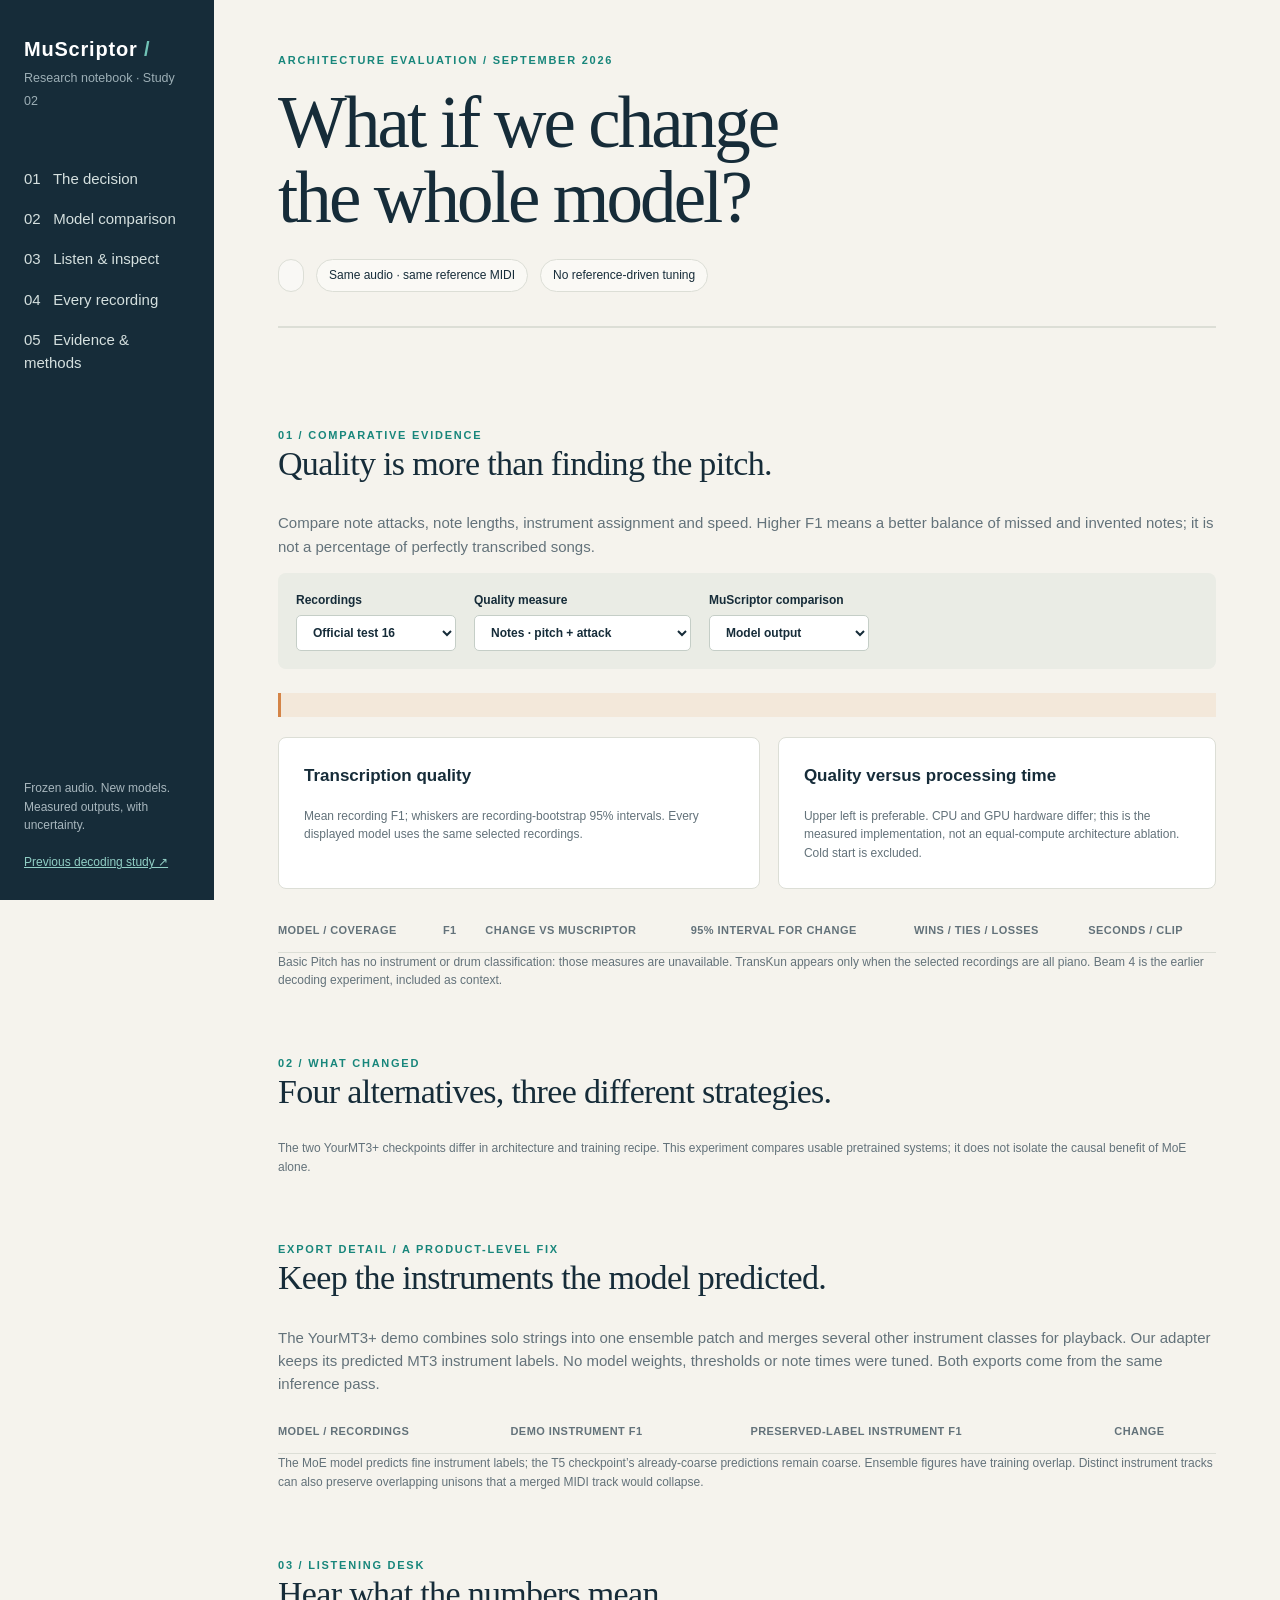
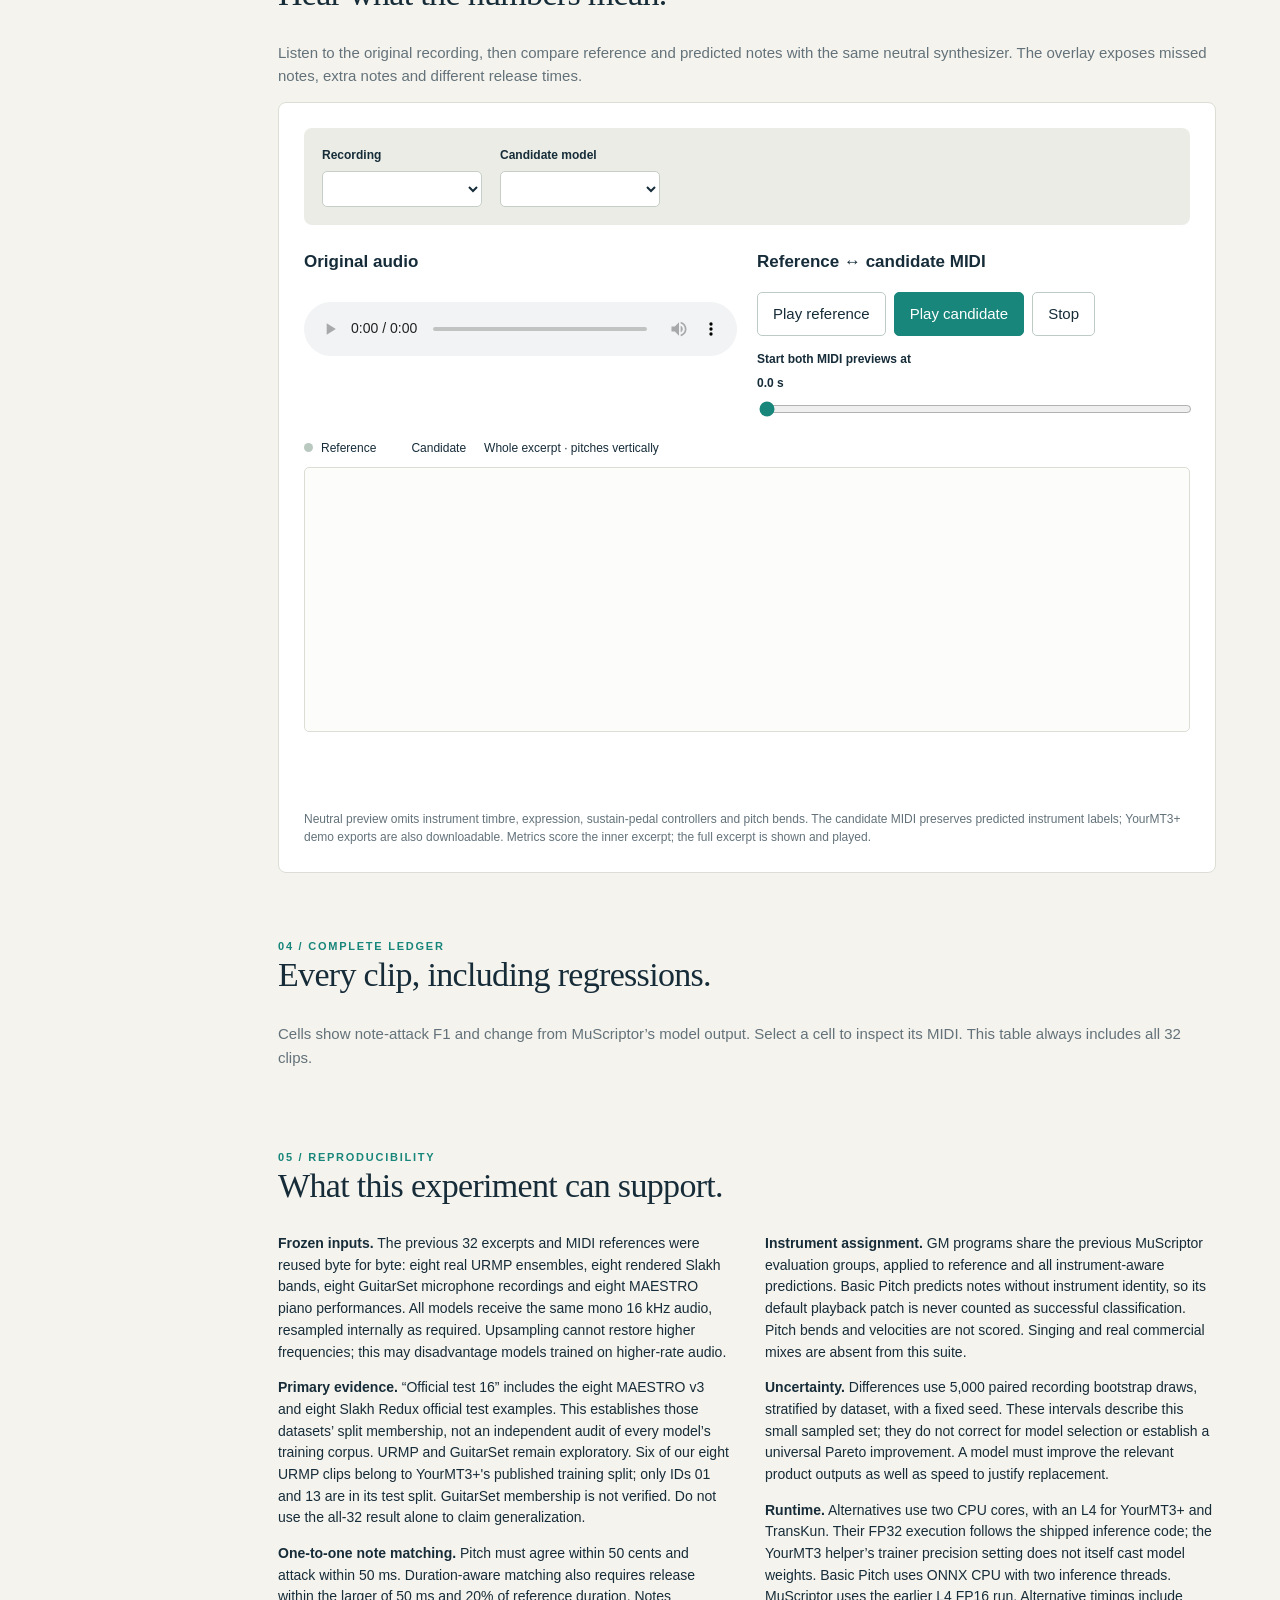
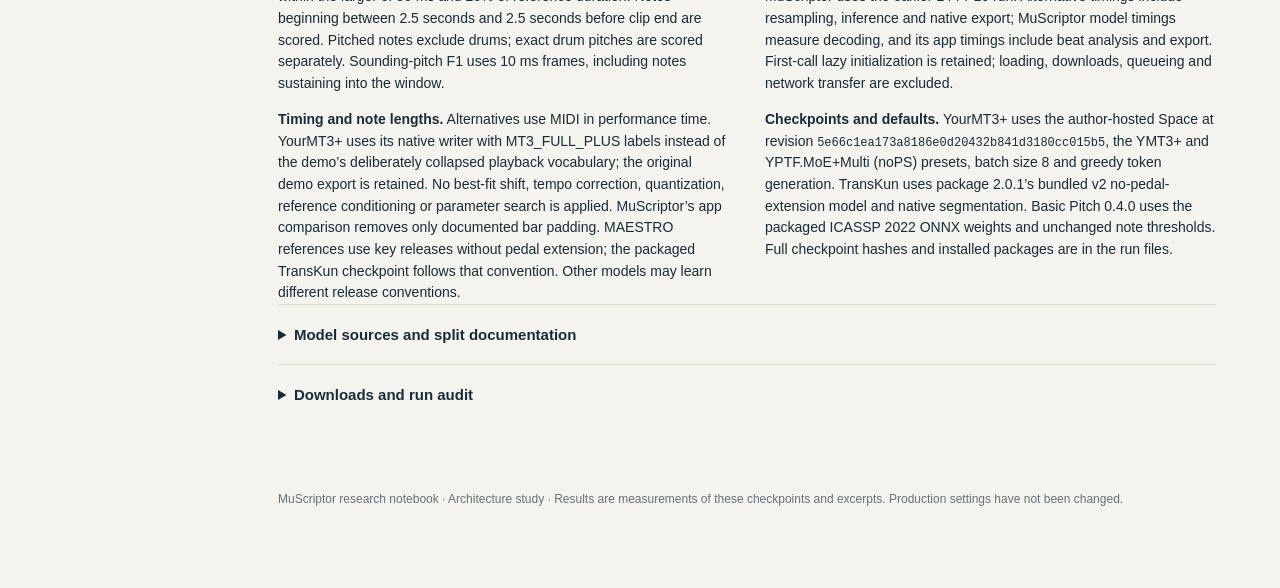
<file: music_transcription/benchmarks/architecture_report_template.html>
<!doctype html>
<html lang="en"><head><meta charset="utf-8"><meta name="viewport" content="width=device-width,initial-scale=1"><title>MuScriptor · Architecture study</title>
<style>
:root{--ink:#162c39;--muted:#63727a;--paper:#f5f3ed;--line:#dcded6;--teal:#18867b;--orange:#d48447}*{box-sizing:border-box}html{scroll-behavior:smooth}body{margin:0;background:var(--paper);color:var(--ink);font:15px/1.55 -apple-system,BlinkMacSystemFont,"Segoe UI",sans-serif}aside{position:fixed;inset:0 auto 0 0;width:214px;background:var(--ink);color:#d5e0df;padding:34px 24px}aside .brand{font-weight:750;color:white;letter-spacing:.04em;font-size:20px}aside small{color:#9dafb6}nav{display:grid;gap:17px;margin:55px 0}nav a{color:inherit;text-decoration:none}nav a:hover{color:#83d0c5}aside footer{position:absolute;bottom:28px;width:165px;font-size:12px;color:#a8b7be}main{margin-left:214px;padding:52px 5vw 80px;max-width:1600px}.eyebrow{font-size:11px;letter-spacing:.16em;text-transform:uppercase;font-weight:750;color:var(--teal)}h1,h2,h3,p{margin-top:0}h1{font:normal clamp(42px,5.7vw,78px)/1.03 Georgia,serif;max-width:900px;margin:16px 0 24px;letter-spacing:-.04em}h2{font:normal 34px/1.15 Georgia,serif;letter-spacing:-.02em}h3{font-size:17px}.intro{font-size:19px;max-width:780px;color:var(--muted)}section{margin:0 0 65px;scroll-margin-top:30px}.stamp{display:flex;gap:12px;flex-wrap:wrap;margin:22px 0}.pill{border:1px solid var(--line);padding:6px 12px;border-radius:30px;font-size:12px;background:#ffffff70}.stats{display:grid;grid-template-columns:repeat(4,1fr);border-block:1px solid var(--line);margin:34px 0}.stat{padding:20px;border-right:1px solid var(--line)}.stat:first-child{padding-left:0}.stat:last-child{border:0}.stat strong{display:block;font:36px Georgia,serif}.stat span{font-size:12px;color:var(--muted)}.findings{display:grid;grid-template-columns:repeat(3,1fr);gap:16px}.card{background:#fff;border:1px solid var(--line);padding:25px;border-radius:8px}.card p:last-child{margin-bottom:0}.card .number{font:26px Georgia;color:var(--teal);display:block;margin-bottom:13px}.muted,.note{color:var(--muted)}.note{font-size:12px}.controls>label{min-width:0}select{max-width:100%}.controls{display:flex;gap:18px;flex-wrap:wrap;background:#eaece5;padding:18px;border-radius:8px;margin-bottom:24px}label{font-size:12px;font-weight:650;display:grid;gap:6px}select,button,input{font:inherit}select{background:white;color:var(--ink);border:1px solid #c5cec7;border-radius:5px;padding:9px 12px;min-width:160px}button{cursor:pointer;background:white;border:1px solid #bdcbc4;border-radius:5px;padding:9px 15px;color:var(--ink)}button:hover{background:#e6f2ed}button.primary{background:var(--teal);color:white;border-color:var(--teal)}.columns{display:grid;grid-template-columns:1.1fr 1fr;gap:18px}.chart{overflow-x:auto}.chart svg{width:100%;min-width:410px;display:block}.tablewrap{overflow:auto}table{width:100%;border-collapse:collapse;text-align:left;font-variant-numeric:tabular-nums}th{font-size:11px;letter-spacing:.04em;text-transform:uppercase;color:var(--muted)}th,td{padding:13px 11px;border-bottom:1px solid var(--line);white-space:nowrap}td small{display:block;color:var(--muted)}td:first-child,th:first-child{padding-left:0}.good{color:#147669}.bad{color:#a94945}.swatch{display:inline-block;width:9px;height:9px;border-radius:50%;margin-right:8px}.scope-note{border-left:3px solid var(--orange);padding:12px 16px;background:#f3e8da;margin:20px 0}.modelcards{display:grid;grid-template-columns:repeat(2,1fr);gap:16px}.modelcards a,a{color:var(--teal)}.modelcards p{font-size:14px}.roll{width:100%;height:265px;background:#fcfdfa;border:1px solid var(--line);border-radius:5px}.audio-grid{display:grid;grid-template-columns:1fr 1fr;gap:20px;margin:20px 0}audio{width:100%;margin-top:10px}.buttons{display:flex;gap:8px;flex-wrap:wrap;margin:14px 0}.seek{width:100%;accent-color:var(--teal)}.legend{display:flex;gap:18px;font-size:12px;margin-bottom:10px}.metrics-strip{display:flex;gap:20px;flex-wrap:wrap;margin:17px 0}.metrics-strip strong{display:block;font-size:23px}.metrics-strip span{font-size:12px;color:var(--muted)}details{border-top:1px solid var(--line);padding:18px 0}summary{cursor:pointer;font-weight:650}.methods{columns:2;column-gap:36px}.methods p{break-inside:avoid;font-size:14px}code{font-size:12px;overflow-wrap:anywhere}#status{min-height:25px;font-size:12px;color:var(--muted)}.heat td:not(:first-child){text-align:center}.heat button{padding:5px 8px;border:0;background:transparent;font-variant-numeric:tabular-nums}a:focus-visible,button:focus-visible,select:focus-visible{outline:3px solid var(--orange);outline-offset:3px}@media(max-width:950px){aside{position:static;width:auto;padding:18px 24px}aside small,aside footer{display:none}nav{display:flex;margin:12px 0 0;gap:20px;font-size:12px}main{margin:0;padding:30px 24px}.columns,.audio-grid{grid-template-columns:1fr}}@media(max-width:650px){.findings,.modelcards{grid-template-columns:1fr}.stats{grid-template-columns:repeat(2,1fr)}.stat:nth-child(3){padding-left:0}.stat strong{font-size:30px}h1{font-size:47px}.methods{columns:1}.controls{display:grid}.card{padding:18px}nav{gap:13px}.intro{font-size:17px}}
</style></head><body>
<aside><div class="brand">MuScriptor<span style="color:#70c3b6"> /</span></div><small>Research notebook · Study 02</small><nav><a href="#overview">01 &nbsp; The decision</a><a href="#comparison">02 &nbsp; Model comparison</a><a href="#listen">03 &nbsp; Listen & inspect</a><a href="#recordings">04 &nbsp; Every recording</a><a href="#methods">05 &nbsp; Evidence & methods</a></nav><footer>Frozen audio. New models.<br>Measured outputs, with uncertainty.<br><br><a href="../index.html" style="color:#91cfc5">Previous decoding study ↗</a></footer></aside>
<main>
<section id="overview"><div class="eyebrow">Architecture evaluation / September 2026</div><h1>What if we change<br>the whole model?</h1><p class="intro" id="decision"></p><div class="stamp"><span class="pill" id="completion"></span><span class="pill">Same audio · same reference MIDI</span><span class="pill">No reference-driven tuning</span></div><div class="stats" id="stats"></div><div class="findings" id="findings"></div></section>
<section id="comparison"><div class="eyebrow">01 / Comparative evidence</div><h2>Quality is more than finding the pitch.</h2><p class="muted">Compare note attacks, note lengths, instrument assignment and speed. Higher F1 means a better balance of missed and invented notes; it is not a percentage of perfectly transcribed songs.</p>
<div class="controls"><label>Recordings<select id="group"><option>Official test 16</option><option>All 32</option><option>Slakh</option><option>MAESTRO</option><option>URMP</option><option>GuitarSet</option></select></label><label>Quality measure<select id="metric"><option value="onset">Notes · pitch + attack</option><option value="onset_offset">Notes + duration</option><option value="instrument_onset">Notes + instrument</option><option value="instrument_onset_offset">Notes + duration + instrument</option><option value="frame">Sounding pitch over time</option><option value="drum_onset">Drum hits</option></select></label><label>MuScriptor comparison<select id="baseline"><option value="muscriptor_raw">Model output</option><option value="muscriptor_product">Current app export</option></select></label></div>
<p class="scope-note" id="scope"></p><div class="columns"><div class="card chart"><h3>Transcription quality</h3><div id="bars"></div><p class="note">Mean recording F1; whiskers are recording-bootstrap 95% intervals. Every displayed model uses the same selected recordings.</p></div><div class="card chart"><h3>Quality versus processing time</h3><div id="scatter"></div><p class="note">Upper left is preferable. CPU and GPU hardware differ; this is the measured implementation, not an equal-compute architecture ablation. Cold start is excluded.</p></div></div>
<div class="tablewrap" style="margin-top:20px"><table><thead><tr><th>Model / coverage</th><th>F1</th><th>Change vs MuScriptor</th><th>95% interval for change</th><th>Wins / ties / losses</th><th>Seconds / clip</th></tr></thead><tbody id="ranking"></tbody></table></div><p class="note">Basic Pitch has no instrument or drum classification: those measures are unavailable. TransKun appears only when the selected recordings are all piano. Beam 4 is the earlier decoding experiment, included as context.</p>
</section>
<section id="architectures"><div class="eyebrow">02 / What changed</div><h2>Four alternatives, three different strategies.</h2><div class="modelcards" id="modelcards"></div><p class="note">The two YourMT3+ checkpoints differ in architecture and training recipe. This experiment compares usable pretrained systems; it does not isolate the causal benefit of MoE alone.</p></section>
<section id="export"><div class="eyebrow">Export detail / A product-level fix</div><h2>Keep the instruments the model predicted.</h2><p class="muted">The YourMT3+ demo combines solo strings into one ensemble patch and merges several other instrument classes for playback. Our adapter keeps its predicted MT3 instrument labels. No model weights, thresholds or note times were tuned. Both exports come from the same inference pass.</p><div class="tablewrap"><table><thead><tr><th>Model / recordings</th><th>Demo instrument F1</th><th>Preserved-label instrument F1</th><th>Change</th></tr></thead><tbody id="exports"></tbody></table></div><p class="note">The MoE model predicts fine instrument labels; the T5 checkpoint’s already-coarse predictions remain coarse. Ensemble figures have training overlap. Distinct instrument tracks can also preserve overlapping unisons that a merged MIDI track would collapse.</p></section><section id="listen"><div class="eyebrow">03 / Listening desk</div><h2>Hear what the numbers mean.</h2><p class="muted">Listen to the original recording, then compare reference and predicted notes with the same neutral synthesizer. The overlay exposes missed notes, extra notes and different release times.</p><div class="card"><div class="controls"><label>Recording<select id="clip"></select></label><label>Candidate model<select id="candidate"></select></label></div><div id="clipinfo" class="note"></div><div class="audio-grid"><div><h3>Original audio</h3><audio id="source" controls preload="none"></audio></div><div><h3>Reference ↔ candidate MIDI</h3><div class="buttons"><button id="playref">Play reference</button><button class="primary" id="playcandidate">Play candidate</button><button id="stop">Stop</button></div><label>Start both MIDI previews at <span id="seeklabel">0.0 s</span><input class="seek" id="seek" type="range" min="0" max="29" step="0.1" value="0"></label></div></div><div class="legend"><span><i class="swatch" style="background:#bac9bf"></i>Reference</span><span><i class="swatch" id="candidateswatch"></i>Candidate</span><span>Whole excerpt · pitches vertically</span></div><canvas id="roll" class="roll" aria-label="Reference and candidate note timeline"></canvas><div class="metrics-strip" id="clipmetrics"></div><div id="downloads"></div><p id="status" aria-live="polite"></p><p class="note">Neutral preview omits instrument timbre, expression, sustain-pedal controllers and pitch bends. The candidate MIDI preserves predicted instrument labels; YourMT3+ demo exports are also downloadable. Metrics score the inner excerpt; the full excerpt is shown and played.</p></div></section>
<section id="recordings"><div class="eyebrow">04 / Complete ledger</div><h2>Every clip, including regressions.</h2><p class="muted">Cells show note-attack F1 and change from MuScriptor’s model output. Select a cell to inspect its MIDI. This table always includes all 32 clips.</p><div class="tablewrap"><table class="heat"><thead id="heathead"></thead><tbody id="heat"></tbody></table></div></section>
<section id="methods"><div class="eyebrow">05 / Reproducibility</div><h2>What this experiment can support.</h2><div class="methods">
<p><strong>Frozen inputs.</strong> The previous 32 excerpts and MIDI references were reused byte for byte: eight real URMP ensembles, eight rendered Slakh bands, eight GuitarSet microphone recordings and eight MAESTRO piano performances. All models receive the same mono 16 kHz audio, resampled internally as required. Upsampling cannot restore higher frequencies; this may disadvantage models trained on higher-rate audio.</p>
<p><strong>Primary evidence.</strong> “Official test 16” includes the eight MAESTRO v3 and eight Slakh Redux official test examples. This establishes those datasets’ split membership, not an independent audit of every model’s training corpus. URMP and GuitarSet remain exploratory. Six of our eight URMP clips belong to YourMT3+'s published training split; only IDs 01 and 13 are in its test split. GuitarSet membership is not verified. Do not use the all-32 result alone to claim generalization.</p>
<p><strong>One-to-one note matching.</strong> Pitch must agree within 50 cents and attack within 50 ms. Duration-aware matching also requires release within the larger of 50 ms and 20% of reference duration. Notes beginning between 2.5 seconds and 2.5 seconds before clip end are scored. Pitched notes exclude drums; exact drum pitches are scored separately. Sounding-pitch F1 uses 10 ms frames, including notes sustaining into the window.</p>
<p><strong>Timing and note lengths.</strong> Alternatives use MIDI in performance time. YourMT3+ uses its native writer with MT3_FULL_PLUS labels instead of the demo’s deliberately collapsed playback vocabulary; the original demo export is retained. No best-fit shift, tempo correction, quantization, reference conditioning or parameter search is applied. MuScriptor’s app comparison removes only documented bar padding. MAESTRO references use key releases without pedal extension; the packaged TransKun checkpoint follows that convention. Other models may learn different release conventions.</p>
<p><strong>Instrument assignment.</strong> GM programs share the previous MuScriptor evaluation groups, applied to reference and all instrument-aware predictions. Basic Pitch predicts notes without instrument identity, so its default playback patch is never counted as successful classification. Pitch bends and velocities are not scored. Singing and real commercial mixes are absent from this suite.</p>
<p><strong>Uncertainty.</strong> Differences use 5,000 paired recording bootstrap draws, stratified by dataset, with a fixed seed. These intervals describe this small sampled set; they do not correct for model selection or establish a universal Pareto improvement. A model must improve the relevant product outputs as well as speed to justify replacement.</p>
<p><strong>Runtime.</strong> Alternatives use two CPU cores, with an L4 for YourMT3+ and TransKun. Their FP32 execution follows the shipped inference code; the YourMT3 helper’s trainer precision setting does not itself cast model weights. Basic Pitch uses ONNX CPU with two inference threads. MuScriptor uses the earlier L4 FP16 run. Alternative timings include resampling, inference and native export; MuScriptor model timings measure decoding, and its app timings include beat analysis and export. First-call lazy initialization is retained; loading, downloads, queueing and network transfer are excluded.</p>
<p><strong>Checkpoints and defaults.</strong> YourMT3+ uses the author-hosted Space at revision <code>5e66c1ea173a8186e0d20432b841d3180cc015b5</code>, the YMT3+ and YPTF.MoE+Multi (noPS) presets, batch size 8 and greedy token generation. TransKun uses package 2.0.1’s bundled v2 no-pedal-extension model and native segmentation. Basic Pitch 0.4.0 uses the packaged ICASSP 2022 ONNX weights and unchanged note thresholds. Full checkpoint hashes and installed packages are in the run files.</p>
</div><details><summary>Model sources and split documentation</summary><p><a href="https://huggingface.co/spaces/mimbres/YourMT3/blob/5e66c1ea173a8186e0d20432b841d3180cc015b5/app.py">YourMT3+ official model presets</a> · <a href="https://arxiv.org/html/2407.04822v2">YourMT3+ paper and training datasets</a> · <a href="https://huggingface.co/spaces/mimbres/YourMT3/blob/5e66c1ea173a8186e0d20432b841d3180cc015b5/amt/src/utils/preprocess/preprocess_urmp.py">URMP split IDs</a></p><p><a href="https://github.com/Yujia-Yan/Transkun">TransKun author repository and model cards</a> · <a href="https://arxiv.org/abs/2404.09466">Interval-scoring paper</a> · <a href="https://github.com/spotify/basic-pitch">Basic Pitch repository and scope</a> · <a href="https://arxiv.org/abs/2203.09893">Basic Pitch paper</a></p><div id="sources"></div></details><details><summary>Downloads and run audit</summary><p><a href="analysis.json">Complete scores and preview notes</a> · <a href="per-recording.csv">Per-recording CSV</a> · <a href="manifest.json">Audio/reference source manifest</a> · <a href="artifact-sha256.json">Artifact checksums</a></p><div id="runlinks"></div><p class="note" id="audit"></p></details></section>
<footer class="note">MuScriptor research notebook · Architecture study · Results are measurements of these checkpoints and excerpts. Production settings have not been changed.</footer>
</main><script id="data" type="application/json">__DATA__</script><script>
const D=JSON.parse(document.getElementById('data').textContent),$=id=>document.getElementById(id),esc=s=>String(s).replace(/[&<>"']/g,c=>({'&':'&amp;','<':'&lt;','>':'&gt;','"':'&quot;',"'":'&#39;'}[c])),pct=x=>(x*100).toFixed(1),delta=x=>(x>=0?'+':'')+(x*100).toFixed(1),fmt=x=>x.toFixed(2),models=D.models;
const visible=()=>[$('baseline').value,'muscriptor_beam4','yourmt3_t5','yourmt3_moe','transkun','basic_pitch'];
$('decision').textContent=D.interpretation.title;$('completion').textContent=D.completed?'104 alternative-model transcriptions complete':'Partial run · see audit';
const initialCount=Object.values(D.initial_runs).reduce((s,r)=>s+Object.keys(r.clips).length,0), initialGPU=Object.values(D.initial_runs).reduce((s,r)=>s+Object.values(r.clips).reduce((t,c)=>t+c.seconds,0),0);
const newCount=Object.values(D.runs).reduce((s,r)=>s+Object.keys(r.clips).length,0),gpuSeconds=Object.entries(D.runs).filter(([k])=>k!=='basic_pitch').reduce((s,[k,r])=>s+Object.values(r.clips).reduce((t,c)=>t+c.seconds,0),0);
$('stats').innerHTML=[[32,'frozen recordings'],[4,'alternative model checkpoints'],[newCount,'new transcriptions'],[((gpuSeconds+initialGPU)/60).toFixed(1)+' min','GPU inference including export re-runs']].map(([v,l])=>`<div class="stat"><strong>${v}</strong><span>${l}</span></div>`).join('');
$('findings').innerHTML=D.interpretation.findings.map((f,i)=>`<div class="card"><span class="number">0${i+1}</span><h3>${esc(f.title)}</h3><p>${esc(f.body)}</p></div>`).join('');
$('modelcards').innerHTML=['yourmt3_t5','yourmt3_moe','transkun','basic_pitch'].map(k=>`<div class="card"><span class="eyebrow" style="color:${models[k].color}">${esc(models[k].scope)}</span><h3 style="margin-top:10px">${esc(models[k].label)}</h3><p>${esc(models[k].family)}</p><p class="note">${esc(models[k].device)} · ${Object.keys(D.runs[k]?.clips||{}).length} recordings</p><a href="${models[k].source}">Author source ↗</a></div>`).join('');
function updateComparison(){const group=$('group').value,m=$('metric').value,b=$('baseline').value,s=D.summary[b][group],rows=visible().filter(k=>s[k]?.[m]?.mean!=null).map(k=>({k,...s[k][m]}));
$('scope').textContent=group==='All 32'?'Exploratory: 16 of these recordings have unverified or overlapping training membership. Use the official-test view for the main replacement decision.':group==='Official test 16'?'Primary comparison: eight Slakh and eight MAESTRO official test excerpts. TransKun is excluded here because it only covers piano; select MAESTRO to compare it fairly.':group==='URMP'?'Training overlap: six of these eight ensemble recordings are in YourMT3+’s training split. Treat gains as diagnostic, not held-out evidence.':group==='GuitarSet'?'Exploratory: checkpoint-specific train/test membership has not been verified for these guitar recordings.':group==='MAESTRO'?'All eight piano excerpts are from MAESTRO’s official test split. TransKun is evaluated on exactly the same piano recordings.':'All eight rendered band mixtures are from the Slakh Redux official test split.';
const h=rows.length*48+35;$('bars').innerHTML=`<svg viewBox="0 0 530 ${h}" role="img" aria-label="Model quality with confidence intervals">${[0,25,50,75,100].map(v=>`<line x1="${205+v*2.7}" y1="15" x2="${205+v*2.7}" y2="${h-20}" stroke="#e6e8e1"/><text x="${205+v*2.7}" y="${h-3}" text-anchor="middle" font-size="10" fill="#63727a">${v}</text>`).join('')}${rows.map((r,i)=>{let y=20+i*48;return `<text x="0" y="${y+17}" font-size="13" fill="#162c39">${esc(models[r.k].label)}</text><rect x="205" y="${y}" width="${r.mean*270}" height="25" rx="3" fill="${models[r.k].color}"/><line x1="${205+r.mean_low*270}" x2="${205+r.mean_high*270}" y1="${y+12}" y2="${y+12}" stroke="#162c39"/><text x="${Math.min(490,213+r.mean_high*270)}" y="${y+16}" font-size="12">${pct(r.mean)}</text>`}).join('')}</svg>`;
const xmax=Math.max(1,...rows.map(r=>r.mean_seconds))*1.15,x=t=>48+t/xmax*395,y=q=>255-q*220;
$('scatter').innerHTML=`<svg viewBox="0 0 490 300" role="img" aria-label="Quality versus runtime">${[0,.25,.5,.75,1].map(v=>`<line x1="48" x2="450" y1="${y(v)}" y2="${y(v)}" stroke="#e1e5dc"/><text x="34" y="${y(v)+4}" text-anchor="end" font-size="11">${v*100}</text>`).join('')}${[0,.25,.5,.75,1].map(v=>`<text x="${x(v*xmax)}" y="275" font-size="11" text-anchor="middle">${(v*xmax).toFixed(0)}s</text>`).join('')}${rows.map((r,i)=>`<circle cx="${x(r.mean_seconds)}" cy="${y(r.mean)}" r="7" fill="${models[r.k].color}" stroke="white" stroke-width="2"><title>${esc(models[r.k].label)}: ${pct(r.mean)} F1, ${fmt(r.mean_seconds)} seconds</title></circle><text x="${x(r.mean_seconds)+9}" y="${y(r.mean)+(i%2?18:-10)}" font-size="10" fill="${models[r.k].color}">${esc(r.k==='yourmt3_moe'?'MoE':r.k==='yourmt3_t5'?'T5':r.k==='transkun'?'TransKun':r.k==='basic_pitch'?'Basic Pitch':r.k==='muscriptor_beam4'?'Beam 4':'MuScriptor')}</text>`).join('')}<text x="245" y="298" text-anchor="middle" font-size="11" fill="#63727a">Processing seconds per clip →</text></svg>`;
$('ranking').innerHTML=rows.map(r=>`<tr><td><span class="swatch" style="background:${models[r.k].color}"></span>${esc(models[r.k].label)}<small>${esc(models[r.k].scope)} · n=${r.n}</small></td><td><strong>${pct(r.mean)}</strong></td><td class="${r.delta>=0?'good':'bad'}">${delta(r.delta)} pp</td><td>[${delta(r.low)}, ${delta(r.high)}]</td><td>${r.wins} / ${r.ties} / ${r.losses}</td><td>${fmt(r.mean_seconds)}<small>${esc(models[r.k].device)}</small></td></tr>`).join('');}
['group','metric','baseline'].forEach(k=>$(k).addEventListener('change',updateComparison));updateComparison();
const record=(id,k)=>D.records.find(r=>r.example===id&&r.model===k),path=(id,f)=>encodeURIComponent(id)+'/'+f;
$('clip').innerHTML=D.examples.map(e=>`<option value="${esc(e.id)}">${esc(e.dataset+' · '+e.id)}</option>`).join('');let ctx=null,bus=null,nodes=[],playing=false,origin=0,startAt=0,frame=null;
function stop(){playing=false;nodes.forEach(n=>{try{n.stop()}catch(e){}});nodes=[];if(bus){bus.disconnect();bus=null}if(frame)cancelAnimationFrame(frame);frame=null;drawRoll(Number($('seek').value));$('status').textContent='Playback stopped.';}
function drawRoll(cursor=Number($('seek').value)){const id=$('clip').value,k=$('candidate').value,e=D.examples.find(e=>e.id===id),ref=D.audition[id].reference,notes=D.audition[id][k]||[],c=$('roll'),w=c.clientWidth,h=265;c.width=w*devicePixelRatio;c.height=h*devicePixelRatio;const g=c.getContext('2d');g.scale(devicePixelRatio,devicePixelRatio);const all=[...ref,...notes].filter(n=>n[3]!==128),lo=Math.min(48,...all.map(n=>n[0]))-2,hi=Math.max(72,...all.map(n=>n[0]))+2,xx=t=>38+t/e.audio_seconds*(w-46),yy=p=>h-25-(p-lo)/(hi-lo)*(h-45);g.fillStyle='#fcfdfa';g.fillRect(0,0,w,h);g.font='10px sans-serif';for(let p=Math.ceil(lo/12)*12;p<=hi;p+=12){g.strokeStyle='#e3e9e1';g.beginPath();g.moveTo(35,yy(p));g.lineTo(w,yy(p));g.stroke();g.fillStyle='#65766b';g.fillText('C'+(p/12-1),3,yy(p)+3)}for(let t=0;t<=e.audio_seconds;t+=5){g.fillStyle='#63727a';g.fillText(t+'s',xx(t),h-5)}for(const [arr,color,offset] of [[ref,'#bac9bf',-2],[notes,models[k]?.color||'#18867b',2]]){g.fillStyle=color;g.globalAlpha=.8;for(const n of arr){if(n[3]===128)continue;g.fillRect(xx(n[1]),yy(n[0])+offset,Math.max(1,xx(Math.min(e.audio_seconds,n[2]))-xx(n[1])),3)}}g.globalAlpha=1;g.strokeStyle='#253d46';g.beginPath();g.moveTo(xx(cursor),8);g.lineTo(xx(cursor),h-20);g.stroke();}
function updateClip(reset=true){stop();const id=$('clip').value,e=D.examples.find(x=>x.id===id),available=Object.keys(D.audition[id]).filter(k=>k!=='reference'),old=$('candidate').value;$('candidate').innerHTML=available.map(k=>`<option value="${k}">${esc(models[k].label)}</option>`).join('');$('candidate').value=available.includes(old)?old:available.includes('yourmt3_moe')?'yourmt3_moe':available[0];if(reset){$('source').src=path(id,'source.wav');$('seek').value=0;$('seek').max=Math.max(0,e.audio_seconds-1)}$('seeklabel').textContent=Number($('seek').value).toFixed(1)+' s';updateCandidate();}
function updateCandidate(){stop();const id=$('clip').value,k=$('candidate').value,e=D.examples.find(x=>x.id===id),r=record(id,k),b=record(id,'muscriptor_raw');$('clipinfo').textContent=`${e.audio_seconds.toFixed(1)} seconds · score window ${e.score_start.toFixed(1)}–${e.score_end.toFixed(1)} seconds · ${e.split}`;$('candidateswatch').style.background=models[k].color;$('clipmetrics').innerHTML=[['Note F1',pct(r.metrics.onset.f1)],['Change vs MuScriptor',delta(r.metrics.onset.f1-b.metrics.onset.f1)+' pp'],['Duration F1',pct(r.metrics.onset_offset.f1)],['Processing',fmt(r.seconds)+' s']].map(([l,v])=>`<div><strong>${v}</strong><span>${l}</span></div>`).join('');$('downloads').innerHTML=`<a download href="${path(id,k+'.mid')}">Download candidate MIDI</a> · <a download href="${path(id,'reference.mid')}">Reference MIDI</a> · <a download href="${path(id,'source.wav')}">Source audio</a>`;if(k.startsWith('yourmt3'))$('downloads').innerHTML+=` · <a download href="${path(id,k+'.demo.mid')}">Original demo MIDI</a>`;$('status').textContent='Ready. Both MIDI buttons use the selected start time.';drawRoll();}
async function play(which){stop();$('source').pause();if(!ctx)ctx=new AudioContext();await ctx.resume();const id=$('clip').value,k=which==='reference'?'reference':$('candidate').value,notes=D.audition[id][k];startAt=Number($('seek').value);origin=ctx.currentTime+.06;const master=ctx.createGain();bus=master;master.gain.value=.1;master.connect(ctx.destination);const end=D.examples.find(e=>e.id===id).audio_seconds;for(const n of notes){if(n[2]<=startAt||n[1]>=end)continue;const onset=origin+Math.max(0,n[1]-startAt),duration=Math.max(.025,Math.min(n[2],end)-Math.max(n[1],startAt));const osc=ctx.createOscillator(),gain=ctx.createGain();osc.type=n[3]===128?'triangle':'sine';osc.frequency.value=n[3]===128?90+(n[0]%12)*25:440*2**((n[0]-69)/12);gain.gain.setValueAtTime(0,onset);gain.gain.linearRampToValueAtTime(n[3]===128?.28:.5,onset+.008);gain.gain.setValueAtTime(n[3]===128?.08:.36,onset+Math.max(.009,duration-.02));gain.gain.linearRampToValueAtTime(0,onset+duration+.03);osc.connect(gain);gain.connect(master);osc.start(onset);osc.stop(onset+duration+.04);nodes.push(osc)}playing=true;$('status').textContent='Playing '+(which==='reference'?'reference':models[k].label)+' from '+startAt.toFixed(1)+' seconds.';function tick(){if(!playing)return;const t=startAt+ctx.currentTime-origin;drawRoll(t);if(t>=end){stop();master.disconnect();return}frame=requestAnimationFrame(tick)}tick();}
$('clip').addEventListener('change',()=>updateClip());$('candidate').addEventListener('change',updateCandidate);$('seek').addEventListener('input',()=>{stop();$('seeklabel').textContent=Number($('seek').value).toFixed(1)+' s'});$('playref').onclick=()=>play('reference');$('playcandidate').onclick=()=>play('candidate');$('stop').onclick=stop;$('source').addEventListener('play',stop);window.addEventListener('resize',()=>drawRoll());updateClip();
const hk=['muscriptor_raw','yourmt3_t5','yourmt3_moe','transkun','basic_pitch'];$('heathead').innerHTML='<tr><th>Recording</th>'+hk.map(k=>`<th>${esc(models[k].label)}</th>`).join('')+'</tr>';$('heat').innerHTML=D.examples.map(e=>{const b=record(e.id,'muscriptor_raw').metrics.onset.f1;return `<tr><td>${esc(e.id)}<small>${esc(e.dataset)}</small></td>${hk.map(k=>{const r=record(e.id,k);if(!r)return '<td class="muted">—</td>';const d=r.metrics.onset.f1-b;return `<td style="background:${d>.005?'#18867b15':d<-.005?'#b7564312':'transparent'}"><button data-id="${esc(e.id)}" data-model="${k}" aria-label="Inspect ${esc(e.id)} ${esc(models[k].label)}">${pct(r.metrics.onset.f1)}<small class="${d>=0?'good':'bad'}">${delta(d)}</small></button></td>`}).join('')}</tr>`}).join('');$('heat').addEventListener('click',ev=>{const b=ev.target.closest('button');if(!b)return;$('clip').value=b.dataset.id;updateClip();$('candidate').value=b.dataset.model;updateCandidate();$('listen').scrollIntoView({behavior:'smooth'})});
$('exports').innerHTML=['Slakh','URMP'].flatMap(group=>['yourmt3_t5','yourmt3_moe'].map(k=>{const d=D.demo_summary[group]?.[k]?.instrument_onset,a=D.summary.muscriptor_raw[group]?.[k]?.instrument_onset;return d?`<tr><td>${esc(models[k].label)} · ${group}</td><td>${pct(d.mean)}</td><td>${pct(a.mean)}</td><td class="good">${delta(a.mean-d.mean)} pp</td></tr>`:''})).join('');
$('sources').innerHTML=Object.entries(D.sources).map(([k,s])=>`<p><a href="${esc(s.url)}">${esc(k)} · ${esc(s.kind)}</a><br>${esc(s.citation)} <span class="note">${esc(s.terms)}</span></p>`).join('');$('runlinks').innerHTML=Object.keys(D.runs).map(k=>`<p><a href="${k}.run.json">${esc(models[k].label)} · checkpoint, environment and timings</a></p>`).join('');$('audit').textContent=`${newCount} final alternative transcriptions, plus ${initialCount} retained initial demo-export passes (${newCount+initialCount} total). Measured GPU inference ${((gpuSeconds+initialGPU)/60).toFixed(2)} minutes; at the previous study's $0.000222/GPU-second rate, $${((gpuSeconds+initialGPU)*.000222).toFixed(2)} for inference alone. Excludes CPU, image builds, loading and idle time. Generated ${D.created_at}.`;
</script></body></html>
</file>
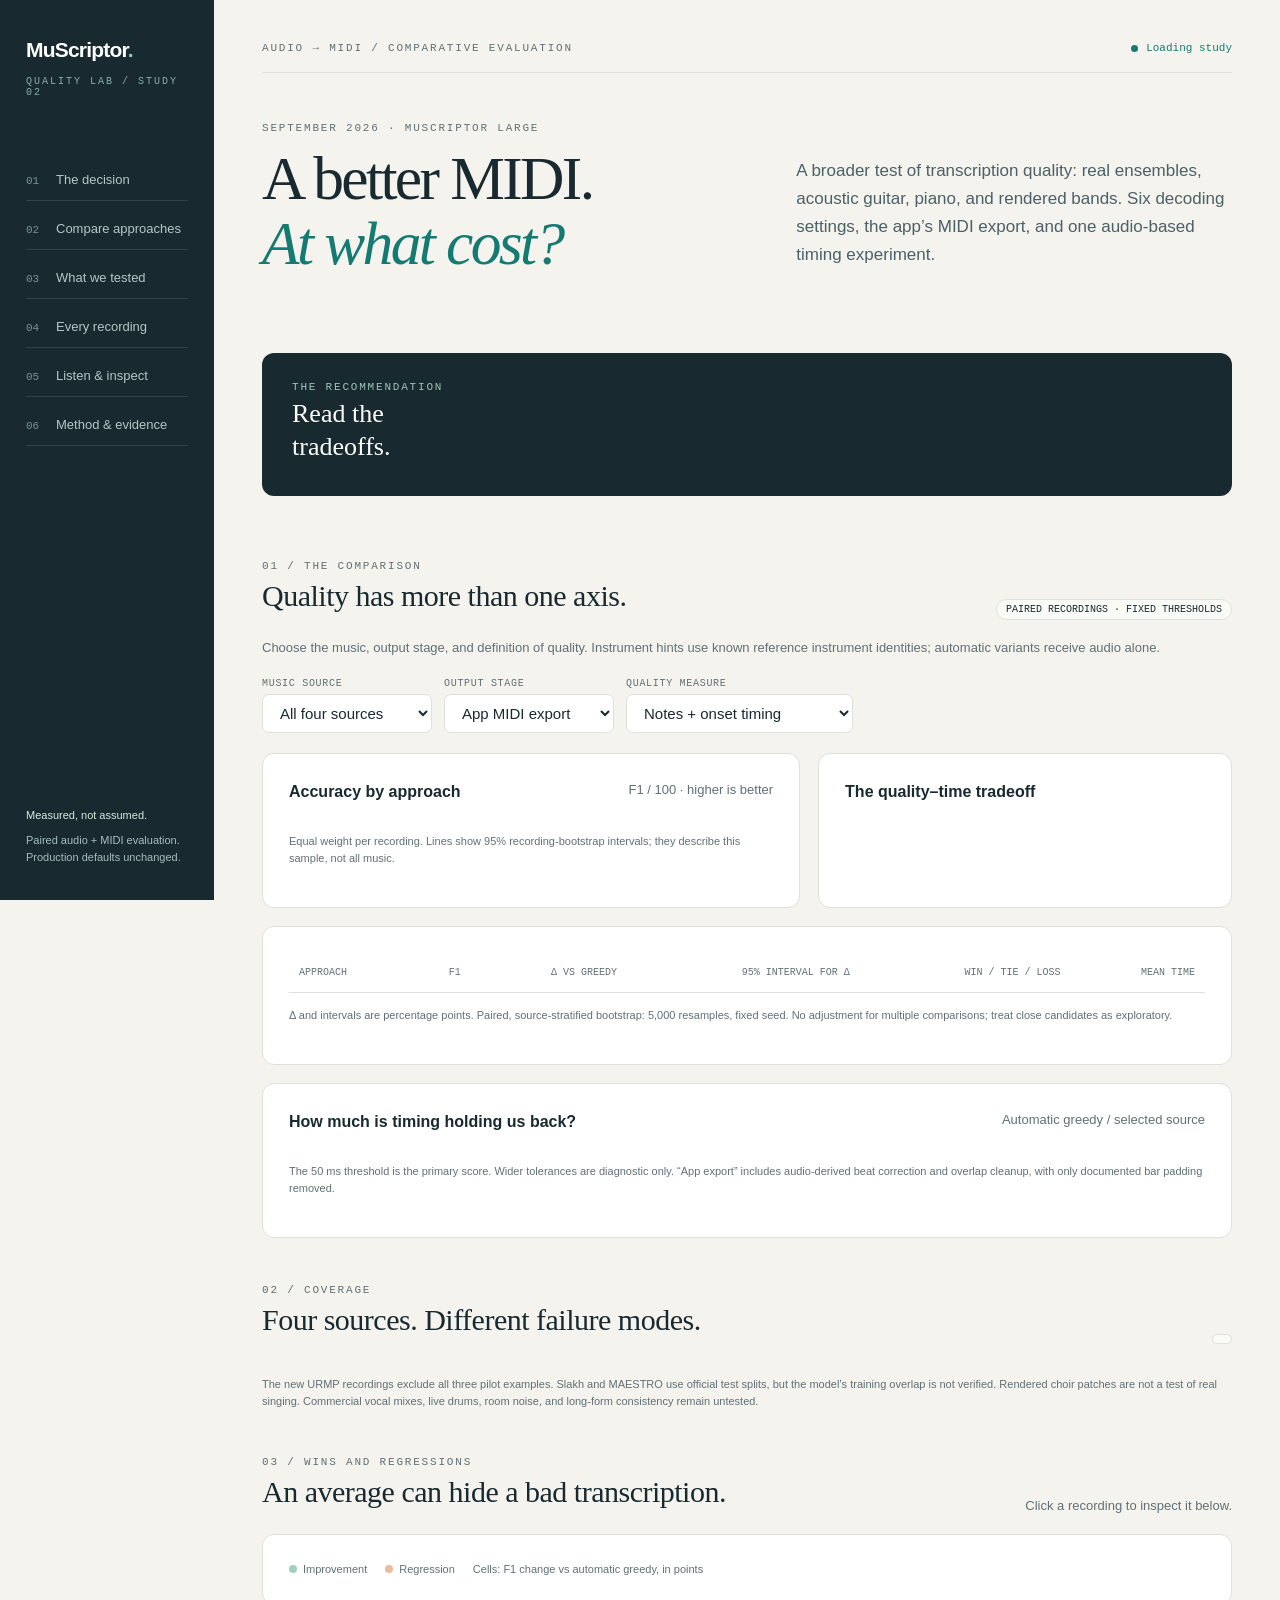
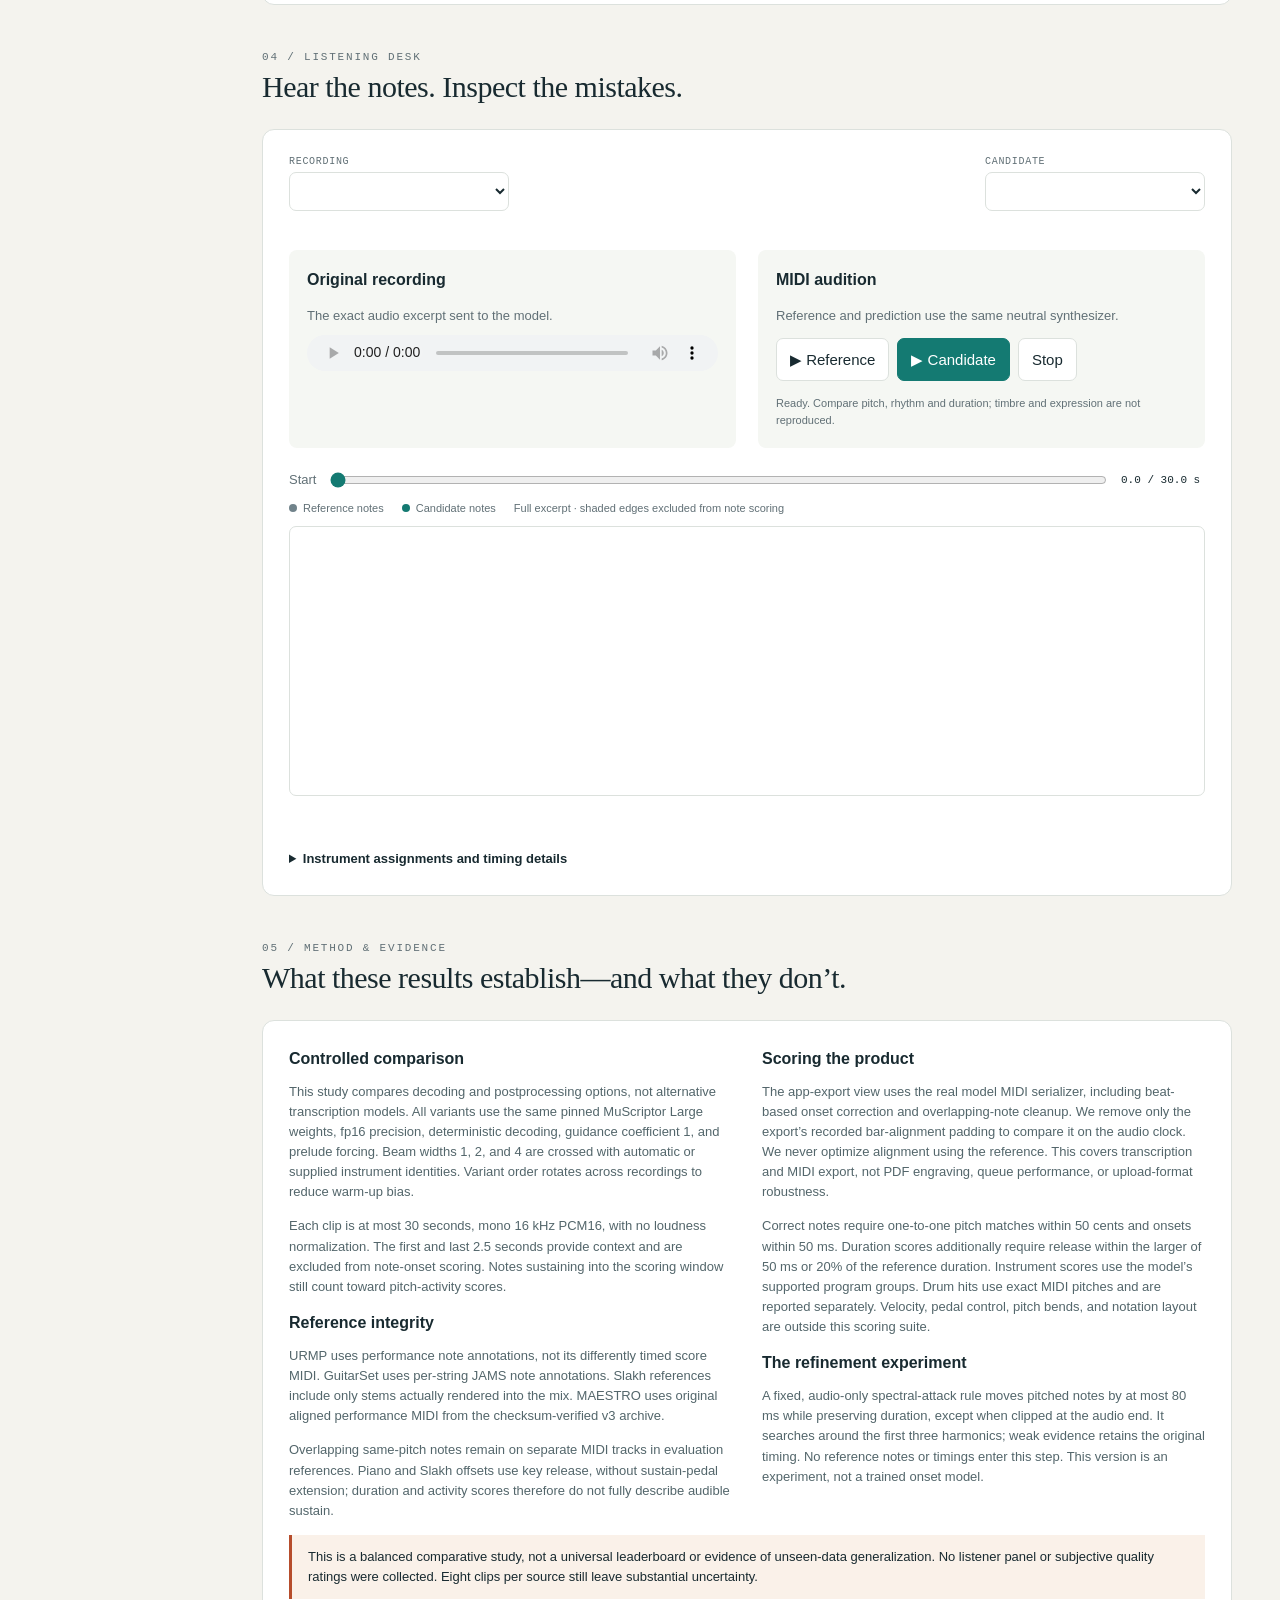
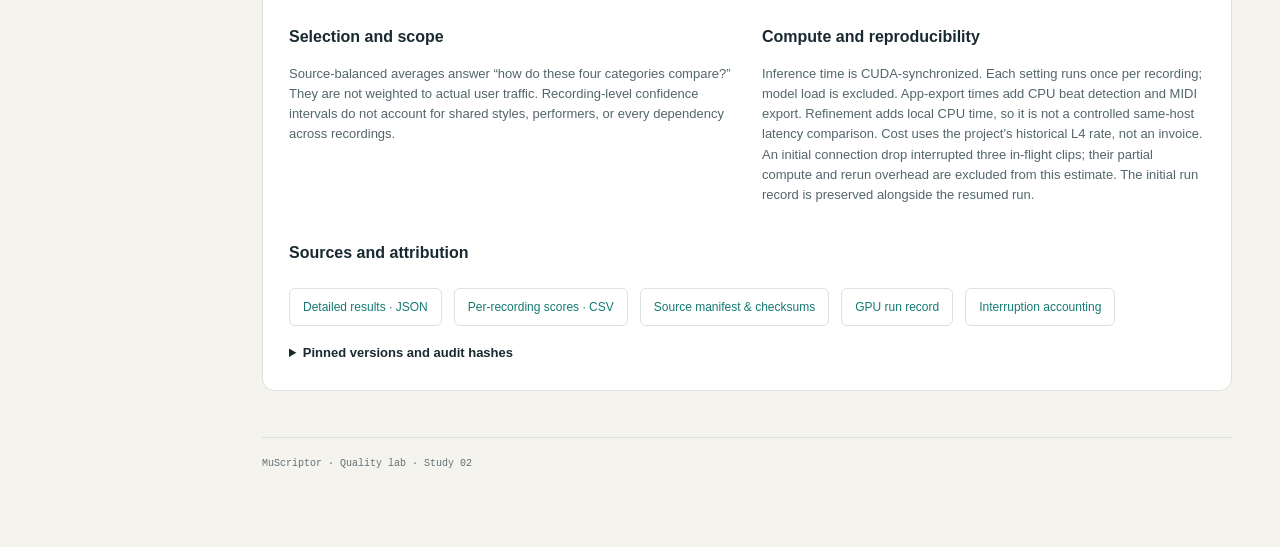
<file: music_transcription/benchmarks/quality_report_template.html>
<!doctype html>
<html lang="en"><head><meta charset="utf-8"><meta name="viewport" content="width=device-width,initial-scale=1"><title>MuScriptor — Transcription quality study</title>
<style>
:root{--paper:#f4f3ee;--card:#fff;--ink:#182a30;--muted:#617076;--line:#dce1dd;--teal:#147a72;--mint:#e0eee8;--orange:#b64d2c;--peach:#f7e8de;--blue:#597fa6;--mono:ui-monospace,SFMono-Regular,Consolas,monospace}*{box-sizing:border-box}html{scroll-behavior:smooth;scroll-padding-top:30px}body{margin:0;background:var(--paper);color:var(--ink);font-family:Inter,-apple-system,BlinkMacSystemFont,"Segoe UI",sans-serif;font-size:15px;line-height:1.55}a{color:var(--teal);text-underline-offset:3px}button,select,input{font:inherit}button,select{border:1px solid var(--line);background:#fff;border-radius:7px;padding:9px 13px;color:var(--ink)}button{cursor:pointer}button:hover{border-color:var(--teal);background:var(--mint)}button:focus-visible,a:focus-visible,select:focus-visible,input:focus-visible{outline:3px solid var(--blue);outline-offset:3px}button.primary{background:var(--teal);border-color:var(--teal);color:#fff}aside{position:fixed;inset:0 auto 0 0;width:214px;padding:34px 26px;background:var(--ink);color:#fff;display:flex;flex-direction:column;z-index:4}.brand{font-weight:650;font-size:21px;letter-spacing:-.8px}.brand span{color:#9acbb5}.rail-note{color:#8badae;font:10px var(--mono);letter-spacing:2px;margin-top:9px}nav{margin-top:62px;display:grid;gap:8px}nav a{color:#b6c6c7;text-decoration:none;padding:10px 0;border-bottom:1px solid #314349;font-size:13px}nav a:hover{color:#fff}nav small{color:#789294;display:inline-block;width:30px;font:11px var(--mono)}.rail-bottom{margin-top:auto;color:#a6bcbd;font-size:11px}.rail-bottom strong{color:#d7e8e0;font-weight:500;display:block;margin-bottom:8px}main{margin-left:214px;padding:42px 48px 70px;max-width:1620px}.eyebrow{font:11px var(--mono);letter-spacing:1.8px;text-transform:uppercase;color:var(--muted)}.topline{display:flex;justify-content:space-between;gap:20px;border-bottom:1px solid var(--line);padding-bottom:18px}.status{display:inline-flex;align-items:center;gap:8px;font:11px var(--mono);color:var(--teal)}.status:before{content:"";height:7px;width:7px;background:var(--teal);border-radius:50%}.hero{display:grid;grid-template-columns:1.1fr 1fr;gap:55px;align-items:end;padding:49px 0 38px}h1{font:clamp(43px,4.8vw,74px)/1.05 Georgia,serif;letter-spacing:-2.6px;margin:12px 0 0;font-weight:400}h1 em{font-weight:400;color:var(--teal)}.lede{font-size:17px;line-height:1.65;color:#4b6067;max-width:550px;margin:0 0 6px}.badge{display:inline-block;border:1px solid var(--line);border-radius:99px;padding:4px 9px;font:10px var(--mono);background:#fafaf6}.stats{display:grid;grid-template-columns:repeat(4,1fr);gap:12px;margin:10px 0 30px}.stat{background:#fff;padding:23px;border:1px solid var(--line);border-radius:10px}.stat .value{font:36px/1.15 Georgia,serif;letter-spacing:-1px;margin:9px 0}.stat p{font-size:12px;color:var(--muted);margin:0}.stat .label{font-size:11px;color:var(--muted)}section{margin-top:46px}.section-head{display:flex;justify-content:space-between;align-items:end;gap:24px;margin-bottom:18px}h2{font:30px/1.2 Georgia,serif;letter-spacing:-.5px;margin:6px 0}h3{font-size:16px;font-weight:650;margin:0 0 10px}p{margin:0 0 14px}.subtle{color:var(--muted);font-size:13px}.decision{background:var(--ink);border-radius:12px;padding:28px 30px;color:#ebf4ef;display:grid;grid-template-columns:180px 1fr;gap:30px}.decision .eyebrow{color:#9fc3b8}.decision h3{font:26px/1.25 Georgia,serif;color:#fff;margin:5px 0}.decision p{font-size:14px;color:#c8d7d5;margin:0}.decision b{color:#fff}.controls{display:flex;align-items:end;gap:12px;flex-wrap:wrap;margin:20px 0}.control{display:flex;flex-direction:column;gap:5px}.control label{font:10px var(--mono);text-transform:uppercase;letter-spacing:.7px;color:var(--muted)}.control select{min-width:170px}.pillnote{font-size:12px;color:var(--muted);flex:1;min-width:200px;padding:9px 0}.panel{background:#fff;border:1px solid var(--line);border-radius:12px;padding:26px}.chartgrid{display:grid;grid-template-columns:1.3fr 1fr;gap:18px}.chart-title{display:flex;justify-content:space-between;gap:12px;margin-bottom:18px}.legend{display:flex;gap:18px;flex-wrap:wrap;font-size:11px;color:var(--muted)}.dot{display:inline-block;width:8px;height:8px;border-radius:50%;margin-right:6px}.svgchart{width:100%;height:auto;display:block}.axis{font:10px var(--mono);fill:var(--muted)}.smallnote{font-size:11px;color:var(--muted);line-height:1.55;margin-top:14px}.tablewrap{overflow:auto}.results{width:100%;border-collapse:collapse;font-size:12px;white-space:nowrap}.results th{text-align:right;font:10px var(--mono);text-transform:uppercase;color:var(--muted);padding:14px 10px;border-bottom:1px solid var(--line)}.results td{text-align:right;padding:13px 10px;border-bottom:1px solid #edf0ec;font-variant-numeric:tabular-nums}.results th:first-child,.results td:first-child{text-align:left}.results td:first-child{font-weight:550}.results tr:last-child td{border-bottom:0}.results .base{background:#f6f7f4}.results .best td:first-child{color:var(--teal)}.up{color:var(--teal)}.down{color:var(--orange)}.coverage{display:grid;grid-template-columns:repeat(4,1fr);gap:14px}.source-card{padding:23px;background:white;border:1px solid var(--line);border-radius:10px;border-top:3px solid var(--teal)}.source-card:nth-child(2){border-top-color:var(--orange)}.source-card:nth-child(3){border-top-color:var(--blue)}.source-card:nth-child(4){border-top-color:#a3875f}.source-card .count{float:right;font:25px Georgia,serif;color:var(--muted)}.source-card h3{margin-bottom:5px}.source-card p{font-size:12px;color:var(--muted);margin-top:14px}.source-card .tag{font:10px var(--mono);color:var(--muted)}.heat-scroll{overflow:auto}.heatmap{border-collapse:separate;border-spacing:4px;width:100%;font-size:11px}.heatmap th{font-weight:500;text-align:center;padding:7px;color:var(--muted)}.heatmap th:first-child{text-align:left;min-width:210px}.heatmap td{text-align:center;padding:7px 6px;border-radius:3px;font:11px var(--mono);min-width:69px}.heatmap tr:hover th{color:var(--teal);cursor:pointer}.explorer-head{display:flex;align-items:center;justify-content:space-between;gap:15px}.explorer-head select{max-width:100%;min-width:220px}.explorer-meta{margin-top:14px;display:flex;gap:8px;flex-wrap:wrap}.audio-row{display:grid;grid-template-columns:1fr 1fr;gap:22px;margin-top:25px}.audio-box{padding:18px;background:#f5f7f3;border-radius:8px}audio{width:100%;height:36px;margin-top:9px}.synth-buttons{display:flex;gap:8px;margin-top:12px;flex-wrap:wrap}.seek{display:flex;align-items:center;gap:12px;margin:22px 0 10px}.seek input{flex:1;accent-color:var(--teal)}.seek output{font:11px var(--mono);min-width:84px}.piano{width:100%;height:270px;border:1px solid var(--line);border-radius:7px;display:block;cursor:crosshair}.links{display:flex;gap:18px;flex-wrap:wrap;margin-top:14px;font-size:12px}.metric-strip{display:grid;grid-template-columns:repeat(7,1fr);margin:22px 0 0;gap:16px}.metric-strip div{border-top:1px solid var(--line);padding-top:12px}.metric-strip b{display:block;font:25px Georgia,serif}.metric-strip small{color:var(--muted);font-size:11px}.method-grid{display:grid;grid-template-columns:1fr 1fr;gap:30px}.method-grid p,.method-grid li{font-size:13px;color:#53666b}.method-grid ul{padding-left:19px}.method-grid li{margin-bottom:8px}.callout{border-left:3px solid var(--orange);padding:12px 16px;background:#faf1e9;font-size:13px}.downloadbar{display:flex;gap:12px;flex-wrap:wrap;margin-top:22px}.downloadbar a{border:1px solid var(--line);background:#fff;border-radius:6px;padding:9px 13px;text-decoration:none;font-size:12px}.footer{border-top:1px solid var(--line);padding-top:20px;margin-top:46px;display:flex;justify-content:space-between;color:var(--muted);font:10px var(--mono);gap:20px}details{margin-top:17px}summary{cursor:pointer;font-weight:550;font-size:13px}details pre{font:10px/1.7 var(--mono);white-space:pre-wrap;overflow-wrap:anywhere;color:var(--muted)}.noscript{padding:30px;background:#fff}.bar-label{font:11px -apple-system,BlinkMacSystemFont,"Segoe UI",sans-serif;fill:var(--ink)}.hidden{display:none!important}
@media(min-width:1650px){main{margin-right:auto}}@media(max-width:1150px){aside{width:175px;padding:28px 20px}main{margin-left:175px;padding:32px 28px}.hero{gap:28px}.chartgrid{grid-template-columns:1fr}.coverage{grid-template-columns:1fr 1fr}.stat{padding:17px}.decision{grid-template-columns:150px 1fr;gap:15px}}@media(max-width:760px){aside{position:static;width:100%;padding:17px 20px;display:block}.rail-note,.rail-bottom{display:none}nav{margin-top:12px;display:flex;gap:20px;overflow:auto}nav a{padding:4px 0;white-space:nowrap;font-size:11px}nav small{display:none}main{margin-left:0;padding:25px 18px}.hero{grid-template-columns:1fr;gap:25px;padding-top:30px}h1{font-size:52px}.lede{font-size:15px}.stats{grid-template-columns:1fr 1fr}.stat .value{font-size:32px}.decision,.method-grid,.audio-row{grid-template-columns:1fr}.decision{padding:22px}.coverage{gap:10px}.source-card{padding:17px}.section-head,.explorer-head{align-items:start;flex-direction:column}.panel{padding:17px}.metric-strip{grid-template-columns:repeat(3,1fr)}.topline{font-size:10px}.control{flex:1;min-width:220px}.control select{min-width:0;width:100%}.footer{flex-direction:column}}
@media(max-width:760px){#bars,#timingChart{overflow-x:auto}#bars svg{min-width:580px}#timingChart svg{min-width:750px}}
@media print{aside,.controls,.synth-buttons,.seek,.downloadbar{display:none}main{margin:0;padding:20px}.panel,.decision{break-inside:avoid}.hero{padding:10px 0}body{background:white}.decision{background:#eef4ef;color:#182a30}.decision p,.decision h3,.decision b{color:#182a30}a{color:inherit}section{margin-top:25px}}
</style></head><body>
<aside><div class="brand">MuScriptor<span>.</span></div><div class="rail-note">QUALITY LAB / STUDY 02</div><nav><a href="#overview"><small>01</small>The decision</a><a href="#comparison"><small>02</small>Compare approaches</a><a href="#coverage"><small>03</small>What we tested</a><a href="#recordings"><small>04</small>Every recording</a><a href="#listen"><small>05</small>Listen & inspect</a><a href="#method"><small>06</small>Method & evidence</a></nav><div class="rail-bottom"><strong>Measured, not assumed.</strong>Paired audio + MIDI evaluation.<br>Production defaults unchanged.</div></aside>
<main><div class="topline"><span class="eyebrow">Audio → MIDI / comparative evaluation</span><span class="status" id="runStatus">Loading study</span></div>
<div id="overview" class="hero"><div><div class="eyebrow">September 2026 · MuScriptor Large</div><h1>A better MIDI.<br><em>At what cost?</em></h1></div><p class="lede">A broader test of transcription quality: real ensembles, acoustic guitar, piano, and rendered bands. Six decoding settings, the app’s MIDI export, and one audio-based timing experiment.</p></div>
<div class="stats" id="stats"></div><div class="decision"><div><div class="eyebrow">The recommendation</div><h3 id="decisionTitle">Read the tradeoffs.</h3></div><p id="decisionText"></p></div>
<div id="findings" class="coverage" style="grid-template-columns:repeat(auto-fit,minmax(240px,1fr));margin-top:18px"></div>
<section id="comparison"><div class="section-head"><div><div class="eyebrow">01 / The comparison</div><h2>Quality has more than one axis.</h2></div><span class="badge">PAIRED RECORDINGS · FIXED THRESHOLDS</span></div><p class="subtle">Choose the music, output stage, and definition of quality. Instrument hints use known reference instrument identities; automatic variants receive audio alone.</p>
<div class="controls"><div class="control"><label for="dataset">Music source</label><select id="dataset"><option value="All">All four sources</option><option>URMP</option><option>Slakh</option><option>GuitarSet</option><option>MAESTRO</option></select></div><div class="control"><label for="mode">Output stage</label><select id="mode"><option value="product">App MIDI export</option><option value="raw">Raw model notes</option></select></div><div class="control"><label for="metric">Quality measure</label><select id="metric"><option value="onset">Notes + onset timing</option><option value="onset_offset">Notes + onset + duration</option><option value="instrument_onset">Instrument + notes</option><option value="instrument_onset_offset">Instrument + duration</option><option value="frame">Pitch activity over time</option><option value="drum_onset">Drum hits (drum clips only)</option></select></div><div class="pillnote" id="metricDefinition"></div></div>
<div class="chartgrid"><div class="panel"><div class="chart-title"><h3>Accuracy by approach</h3><span class="subtle">F1 / 100 · higher is better</span></div><div id="bars"></div><p class="smallnote">Equal weight per recording. Lines show 95% recording-bootstrap intervals; they describe this sample, not all music.</p></div><div class="panel"><div class="chart-title"><h3>The quality–time tradeoff</h3></div><div id="scatter"></div><p class="smallnote" id="costNote"></p></div></div>
<div class="panel" style="margin-top:18px"><div class="tablewrap"><table class="results"><thead><tr><th>Approach</th><th>F1</th><th>Δ vs greedy</th><th>95% interval for Δ</th><th>Win / tie / loss</th><th>Mean time</th></tr></thead><tbody id="summaryRows"></tbody></table></div><p class="smallnote" id="drumFalsePositives"></p><p class="smallnote">Δ and intervals are percentage points. Paired, source-stratified bootstrap: 5,000 resamples, fixed seed. No adjustment for multiple comparisons; treat close candidates as exploratory.</p></div>
<div class="panel" style="margin-top:18px"><div class="chart-title"><h3>How much is timing holding us back?</h3><span class="subtle">Automatic greedy / selected source</span></div><div id="timingChart"></div><p class="smallnote">The 50 ms threshold is the primary score. Wider tolerances are diagnostic only. “App export” includes audio-derived beat correction and overlap cleanup, with only documented bar padding removed.</p></div></section>
<section id="coverage"><div class="section-head"><div><div class="eyebrow">02 / Coverage</div><h2>Four sources. Different failure modes.</h2></div><span id="coverageBadge" class="badge"></span></div><div class="coverage" id="sourceCards"></div><p class="smallnote">The new URMP recordings exclude all three pilot examples. Slakh and MAESTRO use official test splits, but the model’s training overlap is not verified. Rendered choir patches are not a test of real singing. Commercial vocal mixes, live drums, room noise, and long-form consistency remain untested.</p></section>
<section id="recordings"><div class="section-head"><div><div class="eyebrow">03 / Wins and regressions</div><h2>An average can hide a bad transcription.</h2></div><span class="subtle">Click a recording to inspect it below.</span></div><div class="panel"><div class="legend"><span><i class="dot" style="background:#a4cfbe"></i>Improvement</span><span><i class="dot" style="background:#edb99f"></i>Regression</span><span>Cells: F1 change vs automatic greedy, in points</span></div><div class="heat-scroll" id="heatmap"></div></div></section>
<section id="listen"><div class="section-head"><div><div class="eyebrow">04 / Listening desk</div><h2>Hear the notes. Inspect the mistakes.</h2></div></div><div class="panel"><div class="explorer-head"><div class="control"><label for="example">Recording</label><select id="example"></select></div><div class="control"><label for="candidate">Candidate</label><select id="candidate"></select></div></div><div class="explorer-meta" id="exampleMeta"></div><p class="subtle" style="margin-top:10px" id="exampleTitle"></p><div class="audio-row"><div class="audio-box"><h3>Original recording</h3><span class="subtle">The exact audio excerpt sent to the model.</span><audio id="sourceAudio" controls preload="none"></audio></div><div class="audio-box"><h3>MIDI audition</h3><span class="subtle">Reference and prediction use the same neutral synthesizer.</span><div class="synth-buttons"><button id="playReference">▶ Reference</button><button id="playCandidate" class="primary">▶ Candidate</button><button id="stopAudio">Stop</button></div><div class="smallnote" id="playStatus" aria-live="polite">Ready. Compare pitch, rhythm and duration; timbre and expression are not reproduced.</div></div></div><div class="seek"><label for="seek" class="subtle">Start</label><input id="seek" type="range" min="0" max="30" step="0.1" value="0"><output id="seekLabel">0.0 / 30.0 s</output></div><div class="legend" style="margin-bottom:9px"><span><i class="dot" style="background:#71838b"></i>Reference notes</span><span><i class="dot" style="background:#147a72"></i>Candidate notes</span><span>Full excerpt · shaded edges excluded from note scoring</span></div><canvas class="piano" id="pianoRoll" aria-label="Piano roll comparing reference and candidate pitches over time"></canvas><p class="smallnote" id="detectedInstruments"></p><div class="metric-strip" id="exampleMetrics"></div><div class="links" id="midiLinks"></div><p class="smallnote" id="exampleCaveat"></p><details><summary>Instrument assignments and timing details</summary><p class="smallnote" id="timingDetails"></p><div class="tablewrap"><table class="results"><thead><tr><th>Reference instrument</th><th>Predicted instrument</th><th>Matched notes</th></tr></thead><tbody id="confusionRows"></tbody></table></div><p class="smallnote">Only correctly matched pitches and onsets appear here. Missing and extra notes are counted separately above.</p></details></div></section>
<section id="method"><div class="section-head"><div><div class="eyebrow">05 / Method & evidence</div><h2>What these results establish—and what they don’t.</h2></div></div><div class="panel"><div class="method-grid"><div><h3>Controlled comparison</h3><p>This study compares decoding and postprocessing options, not alternative transcription models. All variants use the same pinned MuScriptor Large weights, fp16 precision, deterministic decoding, guidance coefficient 1, and prelude forcing. Beam widths 1, 2, and 4 are crossed with automatic or supplied instrument identities. Variant order rotates across recordings to reduce warm-up bias.</p><p>Each clip is at most 30 seconds, mono 16 kHz PCM16, with no loudness normalization. The first and last 2.5 seconds provide context and are excluded from note-onset scoring. Notes sustaining into the scoring window still count toward pitch-activity scores.</p><h3>Reference integrity</h3><p>URMP uses performance note annotations, not its differently timed score MIDI. GuitarSet uses per-string JAMS note annotations. Slakh references include only stems actually rendered into the mix. MAESTRO uses original aligned performance MIDI from the checksum-verified v3 archive.</p><p>Overlapping same-pitch notes remain on separate MIDI tracks in evaluation references. Piano and Slakh offsets use key release, without sustain-pedal extension; duration and activity scores therefore do not fully describe audible sustain.</p></div><div><h3>Scoring the product</h3><p>The app-export view uses the real model MIDI serializer, including beat-based onset correction and overlapping-note cleanup. We remove only the export’s recorded bar-alignment padding to compare it on the audio clock. We never optimize alignment using the reference. This covers transcription and MIDI export, not PDF engraving, queue performance, or upload-format robustness.</p><p>Correct notes require one-to-one pitch matches within 50 cents and onsets within 50 ms. Duration scores additionally require release within the larger of 50 ms or 20% of the reference duration. Instrument scores use the model’s supported program groups. Drum hits use exact MIDI pitches and are reported separately. Velocity, pedal control, pitch bends, and notation layout are outside this scoring suite.</p><h3>The refinement experiment</h3><p>A fixed, audio-only spectral-attack rule moves pitched notes by at most 80 ms while preserving duration, except when clipped at the audio end. It searches around the first three harmonics; weak evidence retains the original timing. No reference notes or timings enter this step. This version is an experiment, not a trained onset model.</p></div></div><div class="callout" id="limitations">This is a balanced comparative study, not a universal leaderboard or evidence of unseen-data generalization. No listener panel or subjective quality ratings were collected. Eight clips per source still leave substantial uncertainty.</div><div class="method-grid" style="margin-top:26px"><div><h3>Selection and scope</h3><p id="selectionText"></p><p>Source-balanced averages answer “how do these four categories compare?” They are not weighted to actual user traffic. Recording-level confidence intervals do not account for shared styles, performers, or every dependency across recordings.</p></div><div><h3>Compute and reproducibility</h3><p id="computeText"></p><p>Inference time is CUDA-synchronized. Each setting runs once per recording; model load is excluded. App-export times add CPU beat detection and MIDI export. Refinement adds local CPU time, so it is not a controlled same-host latency comparison. Cost uses the project’s historical L4 rate, not an invoice. An initial connection drop interrupted three in-flight clips; their partial compute and rerun overhead are excluded from this estimate. The initial run record is preserved alongside the resumed run.</p></div></div><h3 style="margin-top:22px">Sources and attribution</h3><div id="attribution"></div><div class="downloadbar"><a href="analysis.json" download>Detailed results · JSON</a><a href="per-recording.csv" download>Per-recording scores · CSV</a><a href="manifest.json" download>Source manifest & checksums</a><a href="run.json" download>GPU run record</a><a href="interruption.json" download>Interruption accounting</a></div><details><summary>Pinned versions and audit hashes</summary><pre id="audit"></pre></details></div></section>
<div class="footer"><span>MuScriptor · Quality lab · Study 02</span><span id="footerMeta"></span></div><noscript><div class="noscript">Enable JavaScript to explore the report. The downloadable CSV and JSON files contain all measured results.</div></noscript></main>
<script id="report-data" type="application/json">__REPORT_DATA__</script>
<script>
'use strict';
const D=JSON.parse(document.getElementById('report-data').textContent);
const labels={baseline:'Automatic · greedy',auto_beam2:'Automatic · beam 2',auto_beam4:'Automatic · beam 4',conditioned:'Known instruments · greedy',beam2:'Known instruments · beam 2',beam4:'Known instruments · beam 4',refined:'Automatic · audio refinement'};
const short={baseline:'Greedy',auto_beam2:'Auto B2',auto_beam4:'Auto B4',conditioned:'Hint B1',beam2:'Hint B2',beam4:'Hint B4',refined:'Refine'};
const colors={baseline:'#71838b',auto_beam2:'#42968a',auto_beam4:'#116d65',conditioned:'#c28f6d',beam2:'#be6942',beam4:'#8f452d',refined:'#7273a9'};
const keys=Object.keys(labels),$=id=>document.getElementById(id),pct=x=>x===null?'—':(x*100).toFixed(1),signed=x=>x===null?'—':(x>=0?'+':'')+(x*100).toFixed(1),esc=s=>String(s).replace(/[&<>"']/g,c=>({'&':'&amp;','<':'&lt;','>':'&gt;','"':'&quot;',"'":'&#39;'}[c]));
const fmtTime=s=>s<60?s.toFixed(1)+' s':(s/60).toFixed(1)+' min';
const state={dataset:'All',mode:'product',metric:'onset',example:D.examples[0]?.id,candidate:'auto_beam4'};
function record(e,v,m=state.mode){return D.records.find(r=>r.example===e&&r.variant===v&&r.mode===m)}
function selectedExamples(){return D.examples.filter(e=>state.dataset==='All'||e.dataset===state.dataset)}
function selectedRows(v,m=state.mode){return D.records.filter(r=>r.variant===v&&r.mode===m&&(state.dataset==='All'||r.dataset===state.dataset))}
function name(e){if(e.dataset==='MAESTRO')return e.composer.replace(/^[A-Za-z]+ /,'')+' · '+e.id.replace('_',' ');if(e.dataset==='URMP')return e.piece.split('_').slice(0,2).join(' ');return e.id.replace('guitar_','').replace('slakh_','')}
function init(){
 $('runStatus').textContent=D.completed?'EVALUATION COMPLETE':'PARTIAL RESULTS · RUN IN PROGRESS';
 const total=D.examples.reduce((s,e)=>s+e.audio_seconds,0),all=D.summary.product.All,baseline=all.baseline.onset;
 const best=keys.filter(k=>all[k].onset.n).reduce((a,b)=>all[a].onset.mean>all[b].onset.mean?a:b,'baseline');
 const winner=all[best].onset;
 $('stats').innerHTML=[['Recordings evaluated',D.examples.length,'Four sources · '+(total/60).toFixed(1)+' minutes of audio'],['Best mean note F1',pct(winner.mean),short[best]+' · '+signed(winner.delta)+' points vs baseline'],['Regressions for that setting',winner.losses+' / '+winner.n,'Recordings scoring below automatic greedy'],['Estimated inference cost','$'+D.run.estimated_inference_cost_usd.toFixed(2),'Completed results only · excludes overhead and interrupted work']].map(x=>`<div class="stat"><div class="label">${esc(x[0])}</div><div class="value">${esc(x[1])}</div><p>${esc(x[2])}</p></div>`).join('');
 $('decisionTitle').textContent='Keep the default for now.';
 const bestAuto=['auto_beam2','auto_beam4','refined'].reduce((a,b)=>all[a].onset.mean>all[b].onset.mean?a:b);
 const a=all[bestAuto].onset;
 $('decisionText').innerHTML=`<b>${esc(labels[bestAuto])}</b> changes mean note F1 by <b>${signed(a.delta)} points</b> after app export, with ${a.wins} wins and ${a.losses} losses. ${a.low>0?'The paired interval supports an average gain on this suite.':'The paired interval does not establish an average gain on this suite.'} ${best.startsWith('beam')||best==='conditioned'?'The highest mean score uses supplied instrument identities, which users may not know. ':''}Use the source-specific results and duration scores before promoting a setting. No production defaults were changed.`;
 if(D.interpretation){$('decisionTitle').textContent=D.interpretation.title;$('decisionText').textContent=D.interpretation.body;$('findings').innerHTML=D.interpretation.findings.map((f,i)=>`<div class="source-card"><div class="eyebrow">Finding 0${i+1}</div><h3 style="margin-top:12px">${esc(f.title)}</h3><p>${esc(f.body)}</p></div>`).join('')}
 $('coverageBadge').textContent=D.examples.length+' RECORDINGS / '+(total/60).toFixed(1)+' MINUTES';
 $('sourceCards').innerHTML=Object.entries(D.sources).map(([s,v])=>{const es=D.examples.filter(e=>e.dataset===s);return `<div class="source-card"><span class="count">${es.length}</span><h3>${esc(s)}</h3><span class="tag">${esc(v.kind)}</span><p>${({URMP:'Duets through quintets. Strings, brass and woodwinds, with independent voices and overlapping unisons.',Slakh:'Dense, synthesized band arrangements. Guitar, bass, keyboard and drums; some mixes add strings or choir patches.',GuitarSet:'Microphone recordings across five playing styles. Chord comping and melodic soloing.',MAESTRO:'Virtuosic acoustic piano. Eight works with varied composer credits, polyphony, arpeggios and expressive timing.'})[s]}</p><a href="${v.url}" target="_blank" rel="noreferrer">Dataset source ↗</a></div>`}).join('');
 $('candidate').innerHTML=keys.map(k=>`<option value="${k}">${esc(labels[k])}</option>`).join('');$('candidate').value=state.candidate;
 $('selectionText').textContent=D.selection.replace('distinct composers','distinct composer credits');
 const refs=D.examples.reduce((s,e)=>s+e.reference_note_count,0);
 $('computeText').textContent=`${D.examples.length*6} model inferences completed over ${D.examples.length} recordings (${refs.toLocaleString()} reference notes in the input excerpts). Total synchronized inference: ${fmtTime(D.run.actual_inference_seconds)}. Estimated inference cost: $${D.run.estimated_inference_cost_usd.toFixed(2)}. Up to three temporary NVIDIA L4 workers; model checkpoint volume read-only.`+(D.interruption?` The interrupted attempt also logged approximately $${D.interruption.extra_inference_cost_usd_approx.toFixed(2)} of completed passes whose clips had to be rerun; cancelled in-flight compute is unknown.`:'');
 $('attribution').innerHTML=Object.entries(D.sources).map(([k,v])=>`<p class="subtle"><a href="${v.url}">${esc(k)}</a> — ${esc(v.citation)} ${esc(v.terms)}.</p>`).join('');
 $('audit').textContent=JSON.stringify({model:D.plan.checkpoint,mirror:D.mirror,mirror_revision:D.revision,selection_sha256:D.selection_sha256,source_hashes:D.source_hashes,generated_at:D.created_at},null,2);
 $('footerMeta').textContent='Generated '+new Date(D.created_at).toLocaleString()+' · '+(D.completed?'Complete':'Partial');
 ['dataset','mode','metric'].forEach(k=>$(k).addEventListener('change',()=>{state[k]=$(k).value;refresh()}));
 $('example').addEventListener('change',()=>{state.example=$('example').value;stop();$('seek').value=0;explorer()});
 $('candidate').addEventListener('change',()=>{state.candidate=$('candidate').value;stop();explorer(false)});
 $('seek').addEventListener('input',()=>{stop();seekLabel();drawRoll();$('sourceAudio').currentTime=Number($('seek').value)});
 $('playReference').addEventListener('click',()=>playMidi('reference'));
 $('playCandidate').addEventListener('click',()=>playMidi(state.mode+'_'+state.candidate));$('stopAudio').addEventListener('click',stop);
 $('sourceAudio').addEventListener('play',()=>stopSynth());
 $('pianoRoll').addEventListener('click',event=>{const r=event.currentTarget.getBoundingClientRect(),e=D.examples.find(e=>e.id===state.example);$('seek').value=Math.max(0,Math.min(e.audio_seconds,(event.clientX-r.left-42)/(r.width-55)*e.audio_seconds));stop();seekLabel();drawRoll()});
 window.addEventListener('resize',drawRoll);refresh();
}
function refresh(){
 const definitions={onset:'Correct pitch + onset within 50 ms.',onset_offset:'Also requires correct release time.',instrument_onset:'Also requires the correct instrument group.',instrument_onset_offset:'Correct pitch, attack, release and instrument.',frame:'Pitch activity sampled every 10 ms; no instrument labels.',drum_onset:'Exact drum MIDI pitch + onset within 50 ms; only clips with reference drums.'};$('metricDefinition').textContent=definitions[state.metric];
 const sum=D.summary[state.mode][state.dataset],valid=keys.filter(k=>sum[k][state.metric].n),best=valid.length?valid.reduce((a,b)=>sum[a][state.metric].mean>sum[b][state.metric].mean?a:b):null;
 $('summaryRows').innerHTML=keys.map(k=>{const s=sum[k][state.metric];return `<tr class="${k==='baseline'?'base':k===best?'best':''}"><td><i class="dot" style="background:${colors[k]}"></i>${esc(labels[k])}</td><td>${pct(s.mean)}</td><td class="${s.delta>=0?'up':'down'}">${signed(s.delta)}</td><td>${s.n?`[${signed(s.low)}, ${signed(s.high)}]`:'—'}</td><td>${s.n?`${s.wins} / ${s.ties} / ${s.losses}`:'—'}</td><td>${s.n?fmtTime(s.mean_seconds):'—'}</td></tr>`}).join('');
 const noDrums=selectedRows('baseline').filter(r=>r.metrics.drum_onset.tp+r.metrics.drum_onset.fn===0).map(r=>r.example);$('drumFalsePositives').textContent=state.metric==='drum_onset'&&noDrums.length?'False drum hits on '+noDrums.length+' recordings without reference drums: '+keys.map(k=>short[k]+' '+selectedRows(k).filter(r=>noDrums.includes(r.example)).reduce((s,r)=>s+r.metrics.drum_onset.fp,0)).join(' · ')+'.':'';bars(sum);scatter(sum);timing();heatmap();
 const examples=selectedExamples();$('playReference').disabled=!examples.length;$('playCandidate').disabled=!examples.length;if(!examples.some(e=>e.id===state.example))state.example=examples[0]?.id;
 $('example').innerHTML=examples.map(e=>`<option value="${e.id}">${esc(e.dataset+' · '+name(e))}</option>`).join('');$('example').value=state.example;stop();explorer();
}
function bars(sum){let svg='<svg class="svgchart" viewBox="0 0 600 300" role="img" aria-label="F1 by approach with bootstrap intervals">';const x=195,w=345;
 for(let n=0;n<=100;n+=25)svg+=`<line x1="${x+w*n/100}" x2="${x+w*n/100}" y1="8" y2="266" stroke="#e9ede7"/><text class="axis" x="${x+w*n/100}" y="289" text-anchor="middle">${n}</text>`;
 keys.forEach((k,i)=>{const s=sum[k][state.metric],y=18+i*35;svg+=`<text class="bar-label" x="0" y="${y+14}">${esc(labels[k])}</text>`;if(s.n)svg+=`<rect x="${x}" y="${y}" width="${w*s.mean}" height="20" rx="3" fill="${colors[k]}" opacity=".85"/><line x1="${x+w*s.mean_low}" x2="${x+w*s.mean_high}" y1="${y+10}" y2="${y+10}" stroke="#182a30"/><line x1="${x+w*s.mean_low}" x2="${x+w*s.mean_low}" y1="${y+6}" y2="${y+14}" stroke="#182a30"/><line x1="${x+w*s.mean_high}" x2="${x+w*s.mean_high}" y1="${y+6}" y2="${y+14}" stroke="#182a30"/><text class="axis" x="575" y="${y+14}" text-anchor="end">${pct(s.mean)}</text>`;});$('bars').innerHTML=svg+'</svg>'}
function scatter(sum){const items=keys.filter(k=>sum[k][state.metric].n),maxT=Math.max(10,...items.map(k=>sum[k][state.metric].mean_seconds))*1.2;let svg='<svg class="svgchart" viewBox="0 0 460 270" role="img" aria-label="Accuracy versus mean processing time">';
 for(let v=0;v<=100;v+=25){let y=220-v*1.9;svg+=`<line x1="40" x2="434" y1="${y}" y2="${y}" stroke="#e9ede7"/><text class="axis" x="31" y="${y+4}" text-anchor="end">${v}</text>`}
 for(let j=0;j<=4;j++){let t=j*maxT/4;svg+=`<text class="axis" x="${40+390*j/4}" y="242" text-anchor="middle">${t.toFixed(0)}s</text>`}
 const frontier=items.filter(k=>!items.some(j=>sum[j][state.metric].mean>=sum[k][state.metric].mean&&sum[j][state.metric].mean_seconds<=sum[k][state.metric].mean_seconds&&(sum[j][state.metric].mean>sum[k][state.metric].mean||sum[j][state.metric].mean_seconds<sum[k][state.metric].mean_seconds)));
 const points=frontier.sort((a,b)=>sum[a][state.metric].mean_seconds-sum[b][state.metric].mean_seconds).map(k=>`${40+390*sum[k][state.metric].mean_seconds/maxT},${220-190*sum[k][state.metric].mean}`).join(' ');svg+=`<polyline points="${points}" fill="none" stroke="#93b7aa" stroke-dasharray="4 4"/>`;
 items.forEach(k=>{let s=sum[k][state.metric],x=40+390*s.mean_seconds/maxT,y=220-190*s.mean;svg+=`<circle cx="${x}" cy="${y}" r="6" fill="${colors[k]}" stroke="white" stroke-width="2"><title>${esc(labels[k])}: ${pct(s.mean)} F1, ${s.mean_seconds.toFixed(1)} seconds</title></circle>`});svg+='<text class="axis" x="235" y="265" text-anchor="middle">MEAN PROCESSING TIME PER CLIP →</text></svg>';$('scatter').innerHTML=svg+'<div class="legend">'+keys.map(k=>`<span><i class="dot" style="background:${colors[k]}"></i>${short[k]}</span>`).join('')+'</div>';
 $('costNote').textContent='Dashed line: non-dominated sample means for this metric only. Duration, instrument quality and uncertainty can change the decision. '+(state.mode==='product'?'Time includes CPU beat detection and MIDI export.':'Time covers model inference only.')+' Refinement adds local CPU time.';
}
function timing(){if(!selectedRows('baseline').length){$('timingChart').textContent='No completed recordings from this source yet.';return}const tolerances=['25','50','100','200'];let svg='<svg class="svgchart" viewBox="0 0 950 130" role="img" aria-label="Onset F1 at different timing tolerances">';
 tolerances.forEach((t,i)=>{let x=i*237;svg+=`<text class="bar-label" x="${x}" y="14">${t} ms${t==='50'?' · PRIMARY':''}</text>`;['raw','product'].forEach((mode,j)=>{const rs=selectedRows('baseline',mode),mean=rs.reduce((a,r)=>a+r.metrics.onset_tolerance_curve[t].f1,0)/rs.length,y=32+j*35;svg+=`<text class="axis" x="${x}" y="${y+12}">${mode==='raw'?'Raw':'Export'}</text><rect x="${x+45}" y="${y}" width="${145*mean}" height="18" rx="2" fill="${mode==='raw'?'#99a7ac':'#147a72'}"/><text class="axis" x="${x+205}" y="${y+12}" text-anchor="end">${pct(mean)}</text>`});});$('timingChart').innerHTML=svg+'</svg>'}
function heatmap(){const ks=keys.filter(k=>k!=='baseline');let html='<table class="heatmap"><thead><tr><th>Recording / source</th><th>Baseline F1</th>'+ks.map(k=>`<th title="${esc(labels[k])}">${short[k]}</th>`).join('')+'</tr></thead><tbody>';
 for(const e of selectedExamples()){const base=record(e.id,'baseline');if(state.metric==='drum_onset'&&base.metrics.drum_onset.tp+base.metrics.drum_onset.fn===0)continue;html+=`<tr><th><button class="recordLink" data-example="${e.id}" style="border:0;background:transparent;padding:0;text-align:left;font-size:11px">${esc(name(e))} <span class="subtle" style="font-size:10px">· ${esc(e.dataset)}</span></button></th><td style="background:#f0f2ed">${pct(base.metrics[state.metric].f1)}</td>`;
 for(const k of ks){const delta=record(e.id,k).metrics[state.metric].f1-base.metrics[state.metric].f1,alpha=Math.min(.75,.09+abs(delta)*2);html+=`<td style="background:${delta>=0?`rgba(86,162,135,${alpha})`:`rgba(211,126,84,${alpha})`}">${signed(delta)}</td>`}html+='</tr>'}html+='</tbody></table>';$('heatmap').innerHTML=html;
 document.querySelectorAll('.recordLink').forEach(b=>b.addEventListener('click',()=>{state.example=b.dataset.example;$('example').value=state.example;stop();$('seek').value=0;explorer();$('listen').scrollIntoView({behavior:'smooth'})}));}
const abs=Math.abs;
function explorer(resetSource=true){const e=D.examples.find(e=>e.id===state.example);if(!e)return;const r=record(e.id,state.candidate);$('exampleMeta').innerHTML=[e.dataset,state.mode==='product'?'App MIDI export':'Raw model notes',e.split,e.audio_seconds.toFixed(1)+' seconds',e.instruments.length+' instrument groups'].map(t=>`<span class="badge">${esc(t)}</span>`).join('');$('exampleTitle').textContent=e.title?e.composer+' — '+e.title:e.instruments.map(s=>s.replaceAll('_',' ')).join(' · ');
 if(resetSource){$('sourceAudio').src=encodeURIComponent(e.id)+'/source.wav';$('seek').max=e.audio_seconds;$('seek').value=Math.min(Number($('seek').value),e.audio_seconds)}
 const m=r.metrics;$('exampleMetrics').innerHTML=[['Note F1',pct(m.onset.f1)],['Duration F1',pct(m.onset_offset.f1)],['Instrument F1',pct(m.instrument_onset.f1)],['Precision',pct(m.onset.precision)],['Recall',pct(m.onset.recall)],['Extra notes',m.onset.fp],['Missed notes',m.onset.fn]].map(([l,v])=>`<div><b>${v}</b><small>${l}</small></div>`).join('');
 const v=state.candidate,path=v==='refined'?`refined.${state.mode}.mid`:state.mode==='product'?v+'.aligned.mid':v+'.raw.mid';
 $('midiLinks').innerHTML=`<a href="${encodeURIComponent(e.id)}/reference.mid" download>Reference MIDI ↓</a><a href="${encodeURIComponent(e.id)}/${path}" download>Candidate MIDI on audio clock ↓</a>`+(v!=='refined'&&state.mode==='product'?`<a href="${encodeURIComponent(e.id)}/${v}.product.mid" download>Original app export (includes bar padding) ↓</a>`:'');
 $('exampleCaveat').textContent=`Scored onsets: ${e.score_start.toFixed(1)}–${e.score_end.toFixed(1)} s. Source excerpt starts at ${e.excerpt_start_seconds.toFixed(1)} s in the full recording. ${e.reference_policy}`;
 const conf=Object.entries(m.instrument_confusion_on_matched_notes).sort((a,b)=>b[1]-a[1]);$('confusionRows').innerHTML=conf.map(([pair,n])=>{const [a,b]=pair.split('->');return `<tr><td>${esc(D.program_names[a]||a)}</td><td class="${a===b?'up':'down'}">${esc(D.program_names[b]||b)}</td><td>${n}</td></tr>`}).join('')||'<tr><td colspan="3">No correctly matched pitches/onsets.</td></tr>';const d=D.diagnostics.find(d=>d.example===e.id&&d.variant===(state.candidate==='refined'?'baseline':state.candidate));$('timingDetails').textContent=(d.beat_grid_detected?'The app accepted a stable beat grid. ':'The app used its no-grid fallback. ')+`App onset correction: ${Math.abs(d.onset_delay_ms).toFixed(1)} ms ${d.onset_delay_ms>=0?'earlier':'later'}. `+(state.candidate==='refined'?`Audio refinement moved ${r.refinement.moved_notes} notes; average absolute move ${r.refinement.mean_abs_shift_ms.toFixed(1)} ms.`:'');const programs=[...new Set(D.audition[e.id][state.mode+'_'+state.candidate].map(n=>n[3]))];$('detectedInstruments').textContent='Detected instruments: '+programs.map(p=>D.program_names[p]||('Program '+p)).join(', ')+'. Reference: '+e.instruments.map(s=>s.replaceAll('_',' ')).join(', ')+'. MIDI audition uses neutral tones for every pitched instrument.';seekLabel();drawRoll();}
function seekLabel(){const e=D.examples.find(e=>e.id===state.example);if(!e){$('seekLabel').textContent='No recording';return}$('seekLabel').textContent=Number($('seek').value).toFixed(1)+' / '+e.audio_seconds.toFixed(1)+' s'}
function drawRoll(){const e=D.examples.find(e=>e.id===state.example);if(!e)return;const canvas=$('pianoRoll'),w=canvas.clientWidth,h=270,dpr=window.devicePixelRatio||1;canvas.width=w*dpr;canvas.height=h*dpr;const c=canvas.getContext('2d');c.scale(dpr,dpr);c.fillStyle='#fcfdf9';c.fillRect(0,0,w,h);const ref=D.audition[e.id].reference,est=D.audition[e.id][state.mode+'_'+state.candidate],pitched=[...ref,...est].filter(n=>n[3]!==128);let low=Math.max(0,Math.min(...pitched.map(n=>n[0]))-3),high=Math.min(127,Math.max(...pitched.map(n=>n[0]))+3);if(!pitched.length){low=40;high=90}const x=t=>42+t/e.audio_seconds*(w-55),y=p=>20+(high-p)/(high-low)*208;
 c.fillStyle='#eef0eb';c.fillRect(42,0,x(e.score_start)-42,245);c.fillRect(x(e.score_end),0,w-x(e.score_end),245);c.font='9px monospace';
 for(let p=Math.ceil(low/12)*12;p<=high;p+=12){c.strokeStyle='#e2e8e0';c.beginPath();c.moveTo(42,y(p));c.lineTo(w-13,y(p));c.stroke();c.fillStyle='#7c8a8e';c.fillText('C'+(p/12-1),9,y(p)+3)}
 for(let t=0;t<=e.audio_seconds;t+=5){c.strokeStyle='#e4e9e2';c.beginPath();c.moveTo(x(t),12);c.lineTo(x(t),245);c.stroke();c.fillStyle='#7c8a8e';c.fillText(t+'s',x(t)-5,261)}
 [[ref,'#82929b',-2],[est,'#147a72',2]].forEach(([ns,color,dy])=>{c.fillStyle=color;c.globalAlpha=.78;for(const n of ns){const yy=n[3]===128?237+dy:y(n[0])+dy;c.fillRect(x(n[1]),yy,Math.max(1,x(n[2])-x(n[1])),3)}});c.globalAlpha=1;c.strokeStyle='#ba5a34';c.beginPath();c.moveTo(x(playbackTime??Number($('seek').value)),0);c.lineTo(x(playbackTime??Number($('seek').value)),245);c.stroke();}
let audioContext=null,activeNodes=[],timer=null,playing=false,playbackTime=null,graphCleanup=null;
function stopSynth(){if(timer)clearInterval(timer);timer=null;for(const n of activeNodes){try{n.stop()}catch{}}activeNodes=[];playing=false;playbackTime=null;if(graphCleanup){graphCleanup();graphCleanup=null}seekLabel();drawRoll();$('playStatus').textContent='Stopped. Reference and candidate use identical synthesis.'}
function stop(){stopSynth();$('sourceAudio').pause()}
async function playMidi(key){stop();if(!audioContext)audioContext=new (window.AudioContext||window.webkitAudioContext)();await audioContext.resume();const e=D.examples.find(e=>e.id===state.example),start=Number($('seek').value),notes=D.audition[e.id][key].filter(n=>n[2]>start).sort((a,b)=>a[1]-b[1]);const origin=audioContext.currentTime+.08;let index=0;playing=true;$('playStatus').textContent=key==='reference'?'Playing reference MIDI · neutral synthesis':'Playing candidate MIDI · neutral synthesis';
 const master=audioContext.createGain();master.gain.value=.65;const comp=audioContext.createDynamicsCompressor();comp.threshold.value=-18;comp.ratio.value=8;master.connect(comp);comp.connect(audioContext.destination);graphCleanup=()=>{master.disconnect();comp.disconnect()};
 function schedule(n){const t=origin+Math.max(0,n[1]-start),duration=Math.max(.025,n[2]-Math.max(n[1],start)),g=audioContext.createGain();g.connect(master);g.gain.setValueAtTime(0,t);g.gain.linearRampToValueAtTime(n[3]===128?.028:.035,t+.006);g.gain.exponentialRampToValueAtTime(.012,t+Math.min(.08,duration*.5));g.gain.setValueAtTime(.012,t+duration);g.gain.linearRampToValueAtTime(0,t+duration+.035);
 if(n[3]===128){const len=Math.floor(audioContext.sampleRate*.09),buffer=audioContext.createBuffer(1,len,audioContext.sampleRate),a=buffer.getChannelData(0);let seed=n[0]*123+1;for(let i=0;i<len;i++){seed=(seed*16807)%2147483647;a[i]=(seed/1073741824-1)*Math.exp(-i/len*7)}const source=audioContext.createBufferSource();source.buffer=buffer;source.connect(g);source.start(t);source.stop(t+.1);activeNodes.push(source)}else{for(let harmonic=1;harmonic<=2;harmonic++){const o=audioContext.createOscillator(),hg=audioContext.createGain();o.frequency.value=440*Math.pow(2,(n[0]-69)/12)*harmonic;hg.gain.value=harmonic===1?1:.18;o.connect(hg);hg.connect(g);o.start(t);o.stop(t+duration+.04);activeNodes.push(o)}}}
 const tick=()=>{const elapsed=audioContext.currentTime-origin;while(index<notes.length&&notes[index][1]-start<elapsed+.3)schedule(notes[index++]);playbackTime=Math.min(e.audio_seconds,start+Math.max(0,elapsed));$('seekLabel').textContent=playbackTime.toFixed(1)+' / '+e.audio_seconds.toFixed(1)+' s';drawRoll();if(start+elapsed>=e.audio_seconds+.1){stopSynth()}};tick();timer=setInterval(tick,50);}
init();
</script></body></html>
</file>
